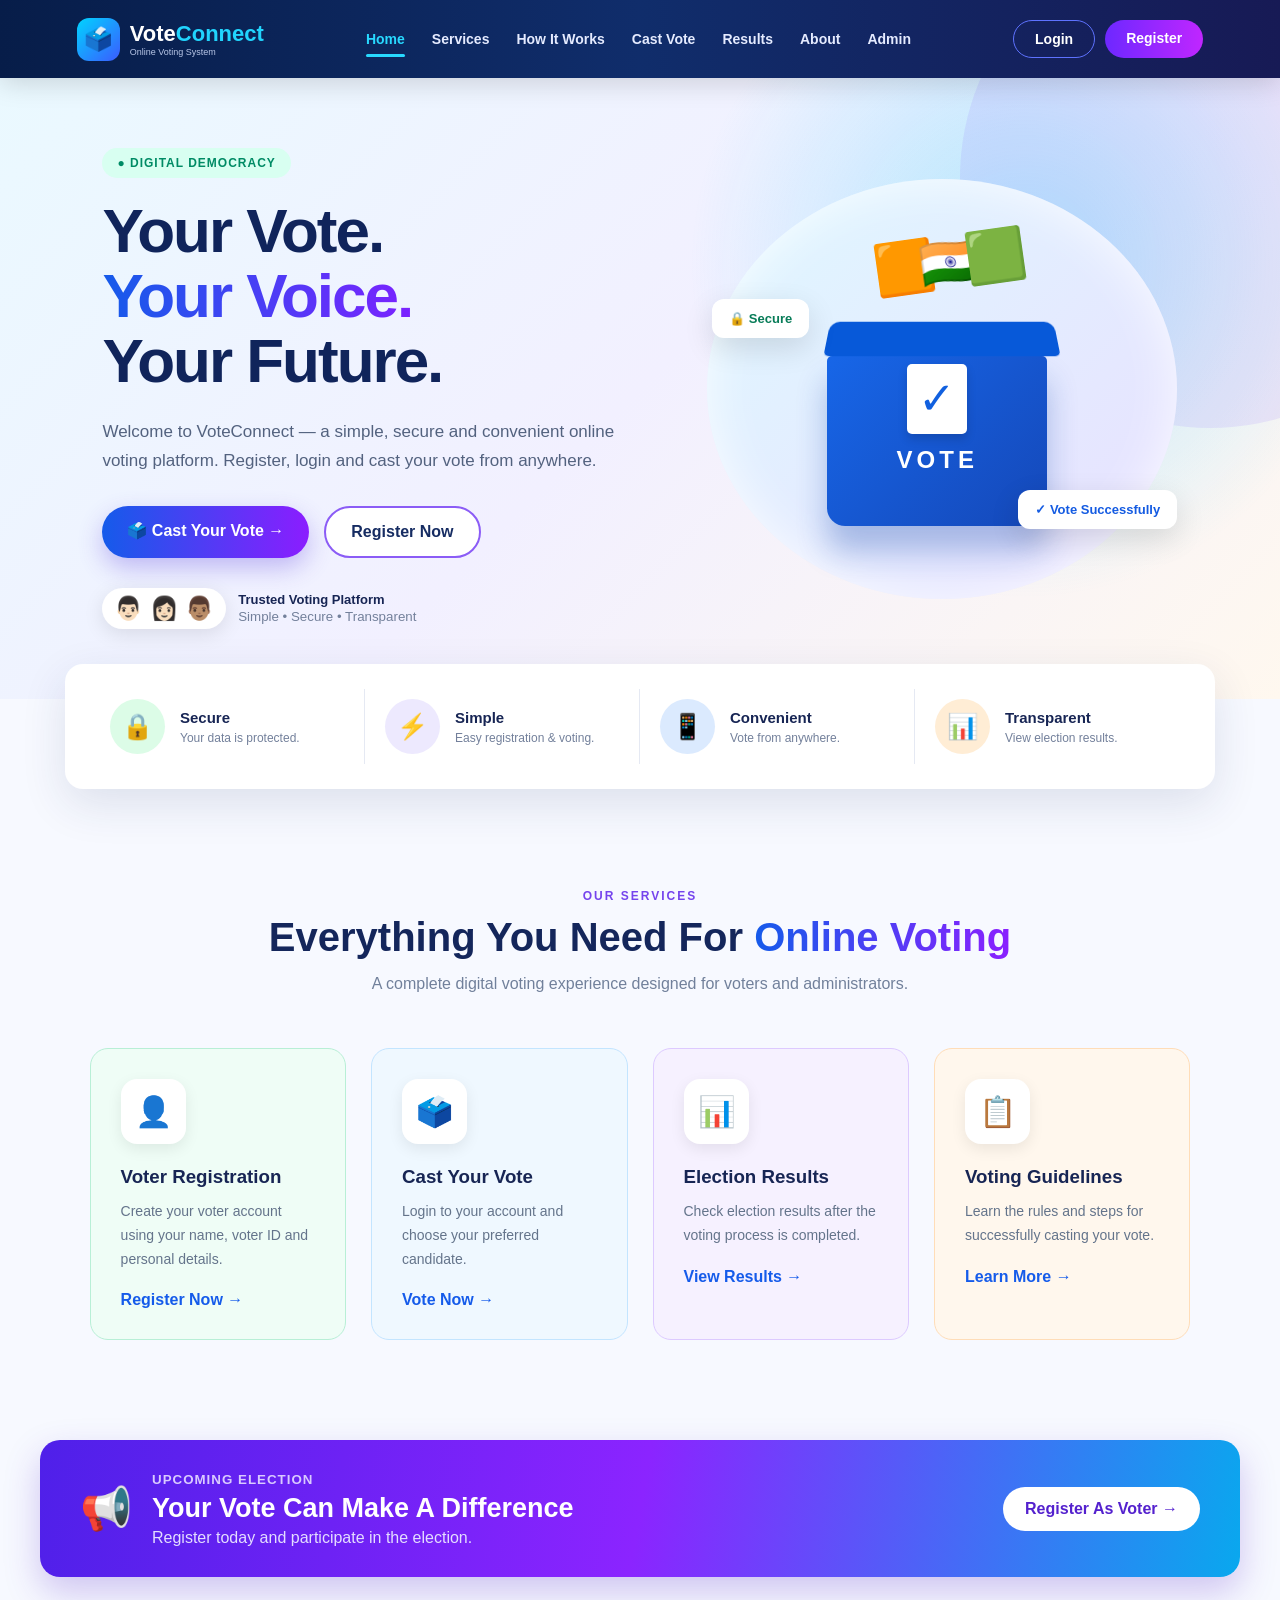
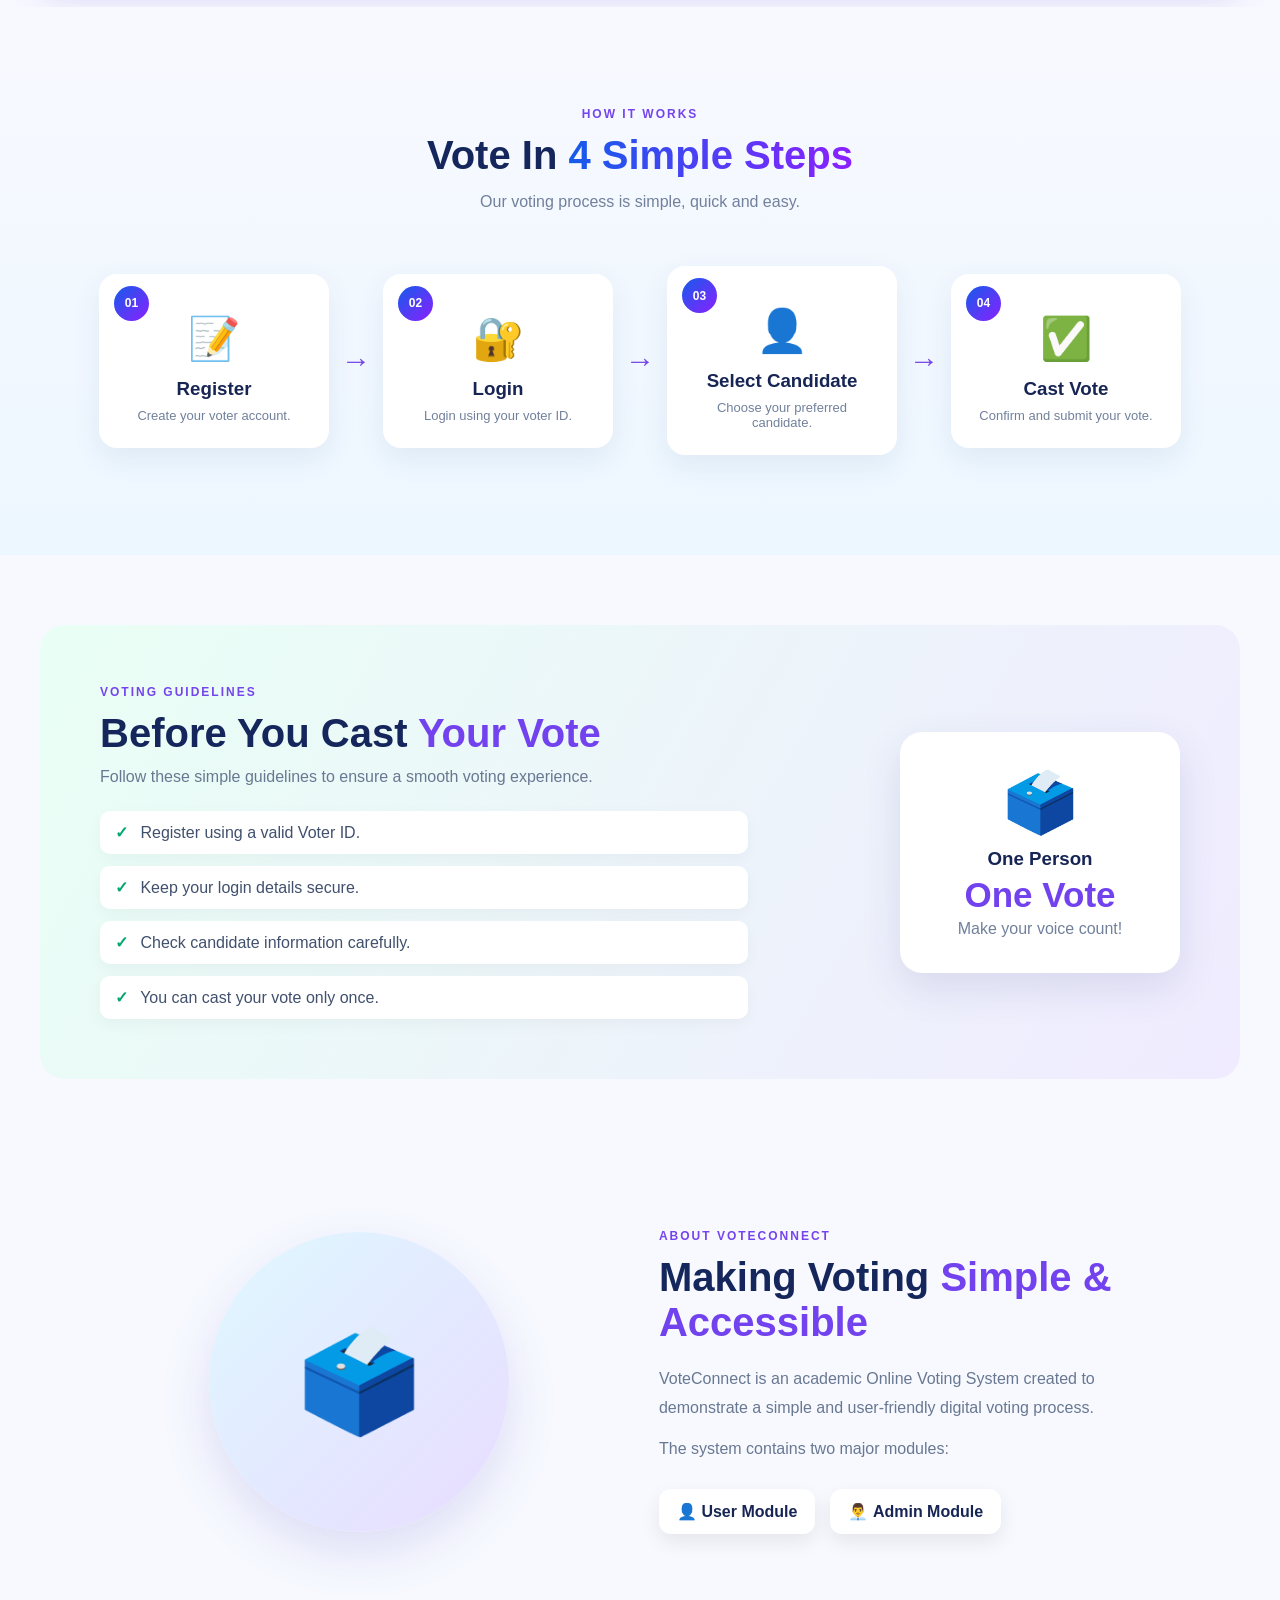
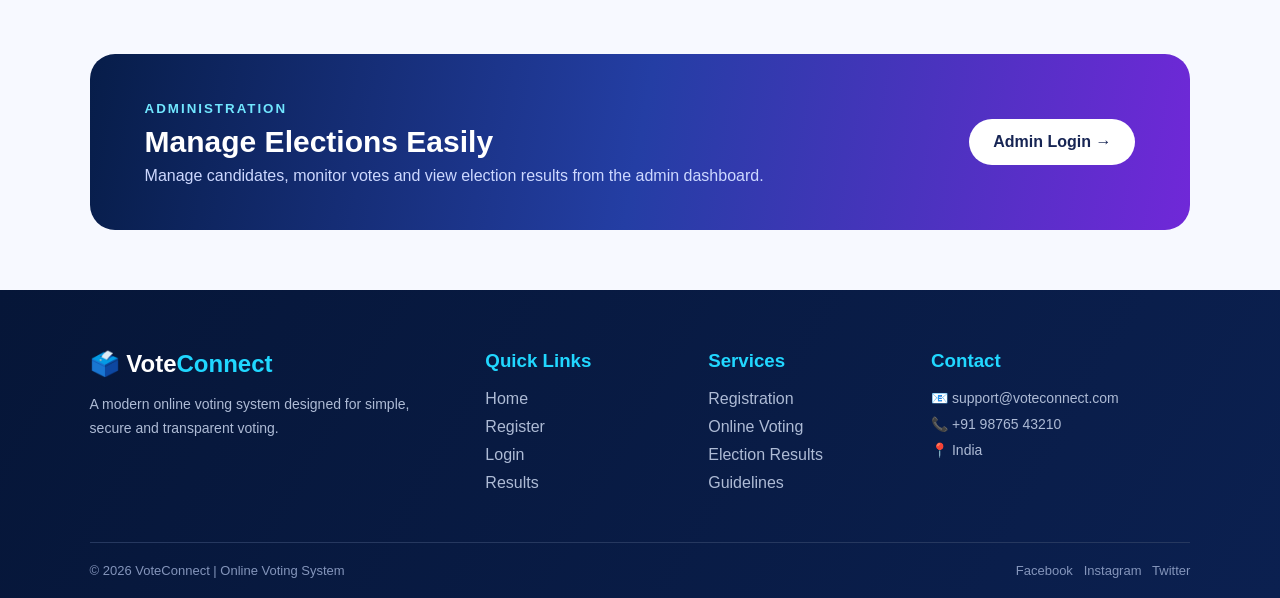
<file: index.html>
<!DOCTYPE html>
<html lang="en">
<head>
    <meta charset="UTF-8">
    <meta name="viewport" content="width=device-width, initial-scale=1.0">

    <title>VoteConnect | Online Voting System</title>

    <!-- CSS LINK -->
    <link rel="stylesheet" href="style.css">
</head>

<body>

<!-- ================= NAVIGATION ================= -->

<header class="navbar">

    <div class="logo">
        <div class="logo-box">🗳️</div>

        <div>
            <h2>Vote<span>Connect</span></h2>
            <small>Online Voting System</small>
        </div>
    </div>


    <nav>
        <a href="index.html" class="active">Home</a>
        <a href="#services">Services</a>
        <a href="#how">How It Works</a>
        <a href="vote.html">Cast Vote</a>
        <a href="results.html">Results</a>
        <a href="#about">About</a>
        <a href="admin-login.html">Admin</a>
    </nav>


    <div class="nav-buttons">

        <a href="login.html" class="login-btn">
            Login
        </a>

        <a href="signup.html" class="register-btn">
            Register
        </a>

    </div>

</header>


<!-- ================= HERO BANNER ================= -->

<section class="hero">

    <div class="hero-content">

        <div class="hero-left">

            <div class="tag">
                ● DIGITAL DEMOCRACY
            </div>

            <h1>
                Your Vote.
                <br>

                <span>Your Voice.</span>

                <br>

                Your Future.
            </h1>

            <p>
                Welcome to VoteConnect — a simple, secure and
                convenient online voting platform. Register,
                login and cast your vote from anywhere.
            </p>


            <div class="hero-buttons">

                <a href="login.html" class="primary-btn">
                    🗳️ Cast Your Vote →
                </a>

                <a href="signup.html" class="outline-btn">
                    Register Now
                </a>

            </div>


            <div class="hero-users">

                <div class="user-circles">
                    👨🏻 👩🏻 👨🏽
                </div>

                <div>
                    <strong>Trusted Voting Platform</strong>
                    <small>Simple • Secure • Transparent</small>
                </div>

            </div>

        </div>


        <!-- HERO RIGHT -->

        <div class="hero-right">

            <div class="hero-circle">

                <div class="flag-design">
                    🟧
                    <span>🇮🇳</span>
                    🟩
                </div>

                <div class="ballot-box">

                    <div class="ballot-top"></div>

                    <div class="ballot-body">

                        <div class="ballot-paper">
                            ✓
                        </div>

                        <h2>VOTE</h2>

                    </div>

                </div>

                <div class="floating-card card-one">
                    🔒 Secure
                </div>

                <div class="floating-card card-two">
                    ✓ Vote Successfully
                </div>

            </div>

        </div>

    </div>

</section>


<!-- ================= FEATURES ================= -->

<section class="features">

    <div class="feature-card">

        <div class="feature-icon green">
            🔒
        </div>

        <div>
            <h3>Secure</h3>
            <p>Your data is protected.</p>
        </div>

    </div>


    <div class="feature-card">

        <div class="feature-icon purple">
            ⚡
        </div>

        <div>
            <h3>Simple</h3>
            <p>Easy registration & voting.</p>
        </div>

    </div>


    <div class="feature-card">

        <div class="feature-icon blue">
            📱
        </div>

        <div>
            <h3>Convenient</h3>
            <p>Vote from anywhere.</p>
        </div>

    </div>


    <div class="feature-card">

        <div class="feature-icon orange">
            📊
        </div>

        <div>
            <h3>Transparent</h3>
            <p>View election results.</p>
        </div>

    </div>

</section>


<!-- ================= SERVICES ================= -->

<section id="services" class="section">

    <div class="section-heading">

        <div class="mini-title">
            OUR SERVICES
        </div>

        <h2>
            Everything You Need For
            <span>Online Voting</span>
        </h2>

        <p>
            A complete digital voting experience designed
            for voters and administrators.
        </p>

    </div>


    <div class="service-grid">


        <div class="service-card green-card">

            <div class="service-icon">
                👤
            </div>

            <h3>
                Voter Registration
            </h3>

            <p>
                Create your voter account using your
                name, voter ID and personal details.
            </p>

            <a href="signup.html">
                Register Now →
            </a>

        </div>


        <div class="service-card blue-card">

            <div class="service-icon">
                🗳️
            </div>

            <h3>
                Cast Your Vote
            </h3>

            <p>
                Login to your account and choose your
                preferred candidate.
            </p>

            <a href="login.html">
                Vote Now →
            </a>

        </div>


        <div class="service-card purple-card">

            <div class="service-icon">
                📊
            </div>

            <h3>
                Election Results
            </h3>

            <p>
                Check election results after the voting
                process is completed.
            </p>

            <a href="results.html">
                View Results →
            </a>

        </div>


        <div class="service-card orange-card">

            <div class="service-icon">
                📋
            </div>

            <h3>
                Voting Guidelines
            </h3>

            <p>
                Learn the rules and steps for successfully
                casting your vote.
            </p>

            <a href="#guidelines">
                Learn More →
            </a>

        </div>

    </div>

</section>


<!-- ================= ELECTION BANNER ================= -->

<section class="election-banner">

    <div class="banner-icon">
        📢
    </div>

    <div class="banner-text">

        <small>
            UPCOMING ELECTION
        </small>

        <h2>
            Your Vote Can Make A Difference
        </h2>

        <p>
            Register today and participate in the election.
        </p>

    </div>

    <a href="signup.html">
        Register As Voter →
    </a>

</section>


<!-- ================= HOW IT WORKS ================= -->

<section id="how" class="section how-section">

    <div class="section-heading">

        <div class="mini-title">
            HOW IT WORKS
        </div>

        <h2>
            Vote In <span>4 Simple Steps</span>
        </h2>

        <p>
            Our voting process is simple, quick and easy.
        </p>

    </div>


    <div class="steps">


        <div class="step">

            <div class="step-number">
                01
            </div>

            <div class="step-icon">
                📝
            </div>

            <h3>
                Register
            </h3>

            <p>
                Create your voter account.
            </p>

        </div>


        <div class="arrow">
            →
        </div>


        <div class="step">

            <div class="step-number">
                02
            </div>

            <div class="step-icon">
                🔐
            </div>

            <h3>
                Login
            </h3>

            <p>
                Login using your voter ID.
            </p>

        </div>


        <div class="arrow">
            →
        </div>


        <div class="step">

            <div class="step-number">
                03
            </div>

            <div class="step-icon">
                👤
            </div>

            <h3>
                Select Candidate
            </h3>

            <p>
                Choose your preferred candidate.
            </p>

        </div>


        <div class="arrow">
            →
        </div>


        <div class="step">

            <div class="step-number">
                04
            </div>

            <div class="step-icon">
                ✅
            </div>

            <h3>
                Cast Vote
            </h3>

            <p>
                Confirm and submit your vote.
            </p>

        </div>

    </div>

</section>


<!-- ================= GUIDELINES ================= -->

<section id="guidelines" class="guidelines">

    <div class="guideline-left">

        <div class="mini-title">
            VOTING GUIDELINES
        </div>

        <h2>
            Before You Cast
            <span>Your Vote</span>
        </h2>

        <p>
            Follow these simple guidelines to ensure
            a smooth voting experience.
        </p>


        <div class="guideline-list">

            <div>
                <span>✓</span>
                Register using a valid Voter ID.
            </div>

            <div>
                <span>✓</span>
                Keep your login details secure.
            </div>

            <div>
                <span>✓</span>
                Check candidate information carefully.
            </div>

            <div>
                <span>✓</span>
                You can cast your vote only once.
            </div>

        </div>

    </div>


    <div class="vote-message">

        <div class="big-icon">
            🗳️
        </div>

        <h3>
            One Person
        </h3>

        <h1>
            One Vote
        </h1>

        <p>
            Make your voice count!
        </p>

    </div>

</section>


<!-- ================= ABOUT ================= -->

<section id="about" class="about-section">

    <div class="about-image">

        <div class="about-circle">
            🗳️
        </div>

    </div>


    <div class="about-text">

        <div class="mini-title">
            ABOUT VOTECONNECT
        </div>

        <h2>
            Making Voting
            <span>Simple & Accessible</span>
        </h2>

        <p>
            VoteConnect is an academic Online Voting System
            created to demonstrate a simple and user-friendly
            digital voting process.
        </p>

        <p>
            The system contains two major modules:
        </p>


        <div class="modules">

            <div>
                👤
                <strong>User Module</strong>
            </div>

            <div>
                👨‍💼
                <strong>Admin Module</strong>
            </div>

        </div>

    </div>

</section>


<!-- ================= ADMIN BANNER ================= -->

<section class="admin-banner">

    <div>

        <small>
            ADMINISTRATION
        </small>

        <h2>
            Manage Elections Easily
        </h2>

        <p>
            Manage candidates, monitor votes and view
            election results from the admin dashboard.
        </p>

    </div>


    <a href="admin-login.html">
        Admin Login →
    </a>

</section>


<!-- ================= FOOTER ================= -->

<footer>

    <div class="footer-grid">


        <div class="footer-brand">

            <div class="footer-logo">
                🗳️ Vote<span>Connect</span>
            </div>

            <p>
                A modern online voting system designed
                for simple, secure and transparent voting.
            </p>

        </div>


        <div>

            <h3>
                Quick Links
            </h3>

            <a href="index.html">Home</a>
            <a href="signup.html">Register</a>
            <a href="login.html">Login</a>
            <a href="results.html">Results</a>

        </div>


        <div>

            <h3>
                Services
            </h3>

            <a href="#services">Registration</a>
            <a href="vote.html">Online Voting</a>
            <a href="results.html">Election Results</a>
            <a href="#guidelines">Guidelines</a>

        </div>


        <div>

            <h3>
                Contact
            </h3>

            <p>📧 support@voteconnect.com</p>
            <p>📞 +91 98765 43210</p>
            <p>📍 India</p>

        </div>

    </div>


    <div class="footer-bottom">

        <p>
            © 2026 VoteConnect | Online Voting System
        </p>

        <div>
            Facebook &nbsp; Instagram &nbsp; Twitter
        </div>

    </div>

</footer>


<!-- JAVASCRIPT LINK -->

<script src="script.js"></script>

</body>
</html>
</file>
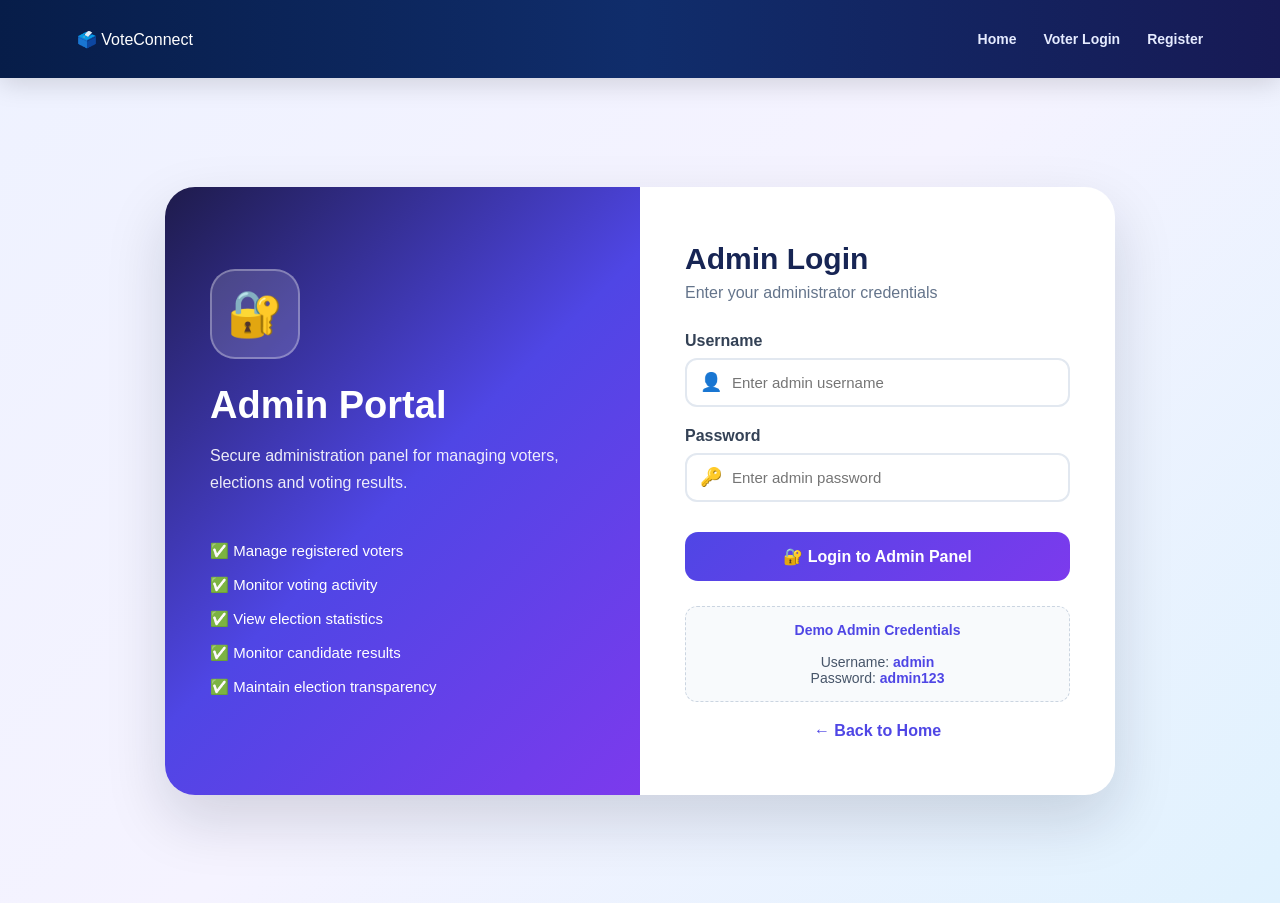
<file: admin-dashboard.html>
<!DOCTYPE html>
<html lang="en">

<head>

    <meta charset="UTF-8">

    <meta name="viewport"
          content="width=device-width, initial-scale=1.0">

    <title>Admin Dashboard | VoteConnect</title>

    <link rel="stylesheet" href="style.css">

    <style>

        body {
            background:
                linear-gradient(
                    135deg,
                    #eef7ff,
                    #f7f0ff,
                    #fff8ed
                );
        }

        .admin-page {
            min-height: 100vh;
            padding: 50px 6%;
        }


        /* ================= HEADER ================= */

        .admin-header {

            max-width: 1200px;
            margin: auto auto 30px;

            display: flex;
            justify-content: space-between;
            align-items: center;

            gap: 20px;
        }

        .admin-header h1 {
            color: #172554;
            margin-bottom: 8px;
        }

        .admin-header p {
            color: #64748b;
        }

        .admin-logout {

            border: none;

            padding: 12px 22px;

            border-radius: 25px;

            background: #fee2e2;

            color: #dc2626;

            font-weight: bold;

            cursor: pointer;
        }


        /* ================= WELCOME BANNER ================= */

        .admin-banner {

            max-width: 1200px;

            margin: auto auto 30px;

            padding: 35px;

            border-radius: 22px;

            color: white;

            background:
                linear-gradient(
                    100deg,
                    #111827,
                    #4338ca,
                    #7c3aed
                );

            box-shadow:
                0 15px 35px rgba(50,40,150,0.22);
        }

        .admin-banner h2 {
            margin-bottom: 8px;
        }

        .admin-banner p {
            color: #ddd6fe;
        }


        /* ================= STATISTICS ================= */

        .stats-grid {

            max-width: 1200px;

            margin: auto auto 30px;

            display: grid;

            grid-template-columns:
                repeat(4, 1fr);

            gap: 20px;
        }

        .stat-card {

            background: white;

            padding: 25px;

            border-radius: 18px;

            box-shadow:
                0 10px 30px rgba(30,50,100,0.08);
        }

        .stat-icon {
            font-size: 30px;
            margin-bottom: 12px;
        }

        .stat-card h3 {

            font-size: 28px;

            color: #172554;

            margin-bottom: 5px;
        }

        .stat-card p {
            color: #64748b;
        }


        /* ================= SECTION ================= */

        .admin-section {

            max-width: 1200px;

            margin: 30px auto;

            background: white;

            padding: 30px;

            border-radius: 20px;

            box-shadow:
                0 10px 30px rgba(30,50,100,0.08);
        }

        .admin-section h2 {

            color: #172554;

            margin-bottom: 20px;
        }


        /* ================= RESULT BAR ================= */

        .result-item {
            margin-bottom: 22px;
        }

        .result-top {

            display: flex;

            justify-content: space-between;

            margin-bottom: 7px;
        }

        .result-top strong {
            color: #334155;
        }

        .result-bar {

            width: 100%;

            height: 13px;

            background: #e5e7eb;

            border-radius: 20px;

            overflow: hidden;
        }

        .result-fill {

            height: 100%;

            background:
                linear-gradient(
                    90deg,
                    #2563eb,
                    #7c3aed
                );

            border-radius: 20px;

            transition: width 0.5s;
        }


        /* ================= TABLE ================= */

        .table-container {

            overflow-x: auto;
        }

        table {

            width: 100%;

            border-collapse: collapse;

            min-width: 850px;
        }

        th {

            background: #eef2ff;

            color: #3730a3;

            padding: 15px;

            text-align: left;

            font-size: 13px;
        }

        td {

            padding: 15px;

            border-bottom:
                1px solid #edf0f6;

            color: #475569;

            font-size: 14px;
        }

        tr:hover {
            background: #fafaff;
        }


        .voted-badge {

            display: inline-block;

            padding: 6px 12px;

            border-radius: 20px;

            background: #dcfce7;

            color: #15803d;

            font-size: 12px;

            font-weight: bold;
        }

        .not-voted-badge {

            display: inline-block;

            padding: 6px 12px;

            border-radius: 20px;

            background: #fef3c7;

            color: #92400e;

            font-size: 12px;

            font-weight: bold;
        }


        /* ================= EMPTY MESSAGE ================= */

        .empty-message {

            text-align: center;

            padding: 30px;

            color: #94a3b8;
        }


        /* ================= SECURITY ================= */

        .security {

            max-width: 1200px;

            margin: 30px auto;

            padding: 20px;

            background: white;

            border-left:
                5px solid #22c55e;

            border-radius: 12px;

            color: #64748b;
        }


        /* ================= RESPONSIVE ================= */

        @media(max-width:900px) {

            .stats-grid {

                grid-template-columns:
                    repeat(2, 1fr);
            }

        }


        @media(max-width:600px) {

            .admin-page {
                padding: 35px 5%;
            }

            .stats-grid {

                grid-template-columns: 1fr;
            }

            .admin-header {

                flex-direction: column;

                align-items: flex-start;
            }

        }

    </style>

</head>


<body>


<!-- ================= NAVBAR ================= -->

<header class="navbar">

    <div class="logo">

        <div class="logo-box">
            🗳️
        </div>

        <div>

            <h2>
                Vote<span>Connect</span>
            </h2>

            <small>
                Admin Panel
            </small>

        </div>

    </div>


    <nav>

        <a href="index.html">
            Home
        </a>

        <a href="admin-dashboard.html"
           class="active">
            Dashboard
        </a>

        <a href="results.html">
            Results
        </a>

    </nav>

</header>


<!-- ================= ADMIN PAGE ================= -->

<main class="admin-page">


    <!-- HEADER -->

    <div class="admin-header">

        <div>

            <h1>
                👨‍💼 Admin Dashboard
            </h1>

            <p>
                Monitor voters, votes and election activity.
            </p>

        </div>


        <button
            class="admin-logout"
            onclick="adminLogout()">

            🚪 Logout

        </button>

    </div>


    <!-- BANNER -->

    <div class="admin-banner">

        <h2>
            🗳️ General Election 2026
        </h2>

        <p>
            Real-time voting information is displayed
            below from the registered users.
        </p>

    </div>


    <!-- ================= STATISTICS ================= -->

    <div class="stats-grid">


        <div class="stat-card">

            <div class="stat-icon">
                👥
            </div>

            <h3 id="totalVoters">
                0
            </h3>

            <p>
                Registered Voters
            </p>

        </div>


        <div class="stat-card">

            <div class="stat-icon">
                🗳️
            </div>

            <h3 id="totalVotes">
                0
            </h3>

            <p>
                Votes Cast
            </p>

        </div>


        <div class="stat-card">

            <div class="stat-icon">
                📈
            </div>

            <h3 id="turnout">
                0%
            </h3>

            <p>
                Voter Turnout
            </p>

        </div>


        <div class="stat-card">

            <div class="stat-icon">
                🏆
            </div>

            <h3 id="leader">
                -
            </h3>

            <p>
                Leading Candidate
            </p>

        </div>

    </div>


    <!-- ================= CANDIDATE RESULTS ================= -->

    <section class="admin-section">

        <h2>
            📊 Candidate-wise Vote Count
        </h2>


        <div class="result-item">

            <div class="result-top">

                <strong>
                    Aarav Sharma
                </strong>

                <span id="candidate1Count">
                    0 votes
                </span>

            </div>

            <div class="result-bar">

                <div
                    id="candidate1Bar"
                    class="result-fill"
                    style="width:0%">
                </div>

            </div>

        </div>


        <div class="result-item">

            <div class="result-top">

                <strong>
                    Priya Reddy
                </strong>

                <span id="candidate2Count">
                    0 votes
                </span>

            </div>

            <div class="result-bar">

                <div
                    id="candidate2Bar"
                    class="result-fill"
                    style="width:0%">
                </div>

            </div>

        </div>


        <div class="result-item">

            <div class="result-top">

                <strong>
                    Rahul Kumar
                </strong>

                <span id="candidate3Count">
                    0 votes
                </span>

            </div>

            <div class="result-bar">

                <div
                    id="candidate3Bar"
                    class="result-fill"
                    style="width:0%">
                </div>

            </div>

        </div>


        <div class="result-item">

            <div class="result-top">

                <strong>
                    Sneha Patel
                </strong>

                <span id="candidate4Count">
                    0 votes
                </span>

            </div>

            <div class="result-bar">

                <div
                    id="candidate4Bar"
                    class="result-fill"
                    style="width:0%">
                </div>

            </div>

        </div>

    </section>


    <!-- ================= RECENT VOTES ================= -->

    <section class="admin-section">

        <h2>
            🗳️ Votes Cast by Users
        </h2>

        <p style="color:#64748b; margin-bottom:20px;">
            This table shows the votes submitted by registered users.
        </p>


        <div class="table-container">

            <table>

                <thead>

                    <tr>

                        <th>
                            #
                        </th>

                        <th>
                            Voter Name
                        </th>

                        <th>
                            Voter ID
                        </th>

                        <th>
                            Candidate
                        </th>

                        <th>
                            Date
                        </th>

                        <th>
                            Time
                        </th>

                        <th>
                            Status
                        </th>

                    </tr>

                </thead>


                <tbody id="voteTableBody">

                </tbody>

            </table>

        </div>

    </section>


    <!-- ================= REGISTERED VOTERS ================= -->

    <section class="admin-section">

        <h2>
            👥 Registered Voters
        </h2>


        <div class="table-container">

            <table>

                <thead>

                    <tr>

                        <th>
                            #
                        </th>

                        <th>
                            Name
                        </th>

                        <th>
                            Voter ID
                        </th>

                        <th>
                            Email
                        </th>

                        <th>
                            Status
                        </th>

                    </tr>

                </thead>


                <tbody id="voterTableBody">

                </tbody>

            </table>

        </div>

    </section>


    <!-- SECURITY -->

    <div class="security">

        🔒 <strong>Admin Security:</strong>

        This dashboard displays voting information
        stored by the VoteConnect frontend application.

    </div>


</main>


<script>

    /* ==================================================
       ADMIN LOGIN CHECK
    ================================================== */

    const adminLoggedIn =
        localStorage.getItem(
            "adminLoggedIn"
        );


    if (adminLoggedIn !== "true") {

        alert(
            "Please login as administrator first."
        );

        window.location.href =
            "admin-login.html";

    }


    /* ==================================================
       LOAD DATA
    ================================================== */

    function loadAdminDashboard() {


        /* ================= VOTERS ================= */

        const voters =
            JSON.parse(
                localStorage.getItem(
                    "voters"
                )
            ) || [];


        /* ================= VOTES ================= */

        const votes =
            JSON.parse(
                localStorage.getItem(
                    "votes"
                )
            ) || {

                candidate1: 0,
                candidate2: 0,
                candidate3: 0,
                candidate4: 0

            };


        /* ================= VOTE RECORDS ================= */

        const voteRecords =
            JSON.parse(
                localStorage.getItem(
                    "voteRecords"
                )
            ) || [];


        /* ================= TOTALS ================= */

        const totalVoters =
            voters.length;


        const totalVotes =
            voteRecords.length;


        document.getElementById(
            "totalVoters"
        ).textContent =
            totalVoters;


        document.getElementById(
            "totalVotes"
        ).textContent =
            totalVotes;


        /* ================= TURNOUT ================= */

        let turnout = 0;


        if (totalVoters > 0) {

            turnout =
                Math.round(
                    (
                        totalVotes /
                        totalVoters
                    ) * 100
                );

        }


        document.getElementById(
            "turnout"
        ).textContent =
            turnout + "%";


        /* ================= CANDIDATES ================= */

        const candidates = {

            candidate1:
                "Aarav Sharma",

            candidate2:
                "Priya Reddy",

            candidate3:
                "Rahul Kumar",

            candidate4:
                "Sneha Patel"

        };


        const candidateIds =
            Object.keys(candidates);


        let highestVotes = -1;

        let leadingCandidate = "-";


        candidateIds.forEach(
            function(id) {

                const count =
                    Number(
                        votes[id] || 0
                    );


                document.getElementById(
                    id + "Count"
                ).textContent =
                    count + " votes";


                let percentage = 0;


                if (totalVotes > 0) {

                    percentage =
                        (
                            count /
                            totalVotes
                        ) * 100;

                }


                document.getElementById(
                    id + "Bar"
                ).style.width =
                    percentage + "%";


                if (
                    count >
                    highestVotes
                ) {

                    highestVotes =
                        count;

                    leadingCandidate =
                        candidates[id];

                }

            }
        );


        document.getElementById(
            "leader"
        ).textContent =
            leadingCandidate;


        /* ==================================================
           VOTE RECORD TABLE
        ================================================== */

        const voteTable =
            document.getElementById(
                "voteTableBody"
            );


        voteTable.innerHTML = "";


        if (voteRecords.length === 0) {

            voteTable.innerHTML = `

                <tr>

                    <td
                        colspan="7"
                        class="empty-message">

                        🗳️ No votes have been cast yet.

                    </td>

                </tr>

            `;

        }
        else {

            voteRecords
                .slice()
                .reverse()
                .forEach(
                    function(record, index) {

                        const row =
                            document.createElement(
                                "tr"
                            );


                        row.innerHTML = `

                            <td>
                                ${index + 1}
                            </td>

                            <td>
                                <strong>
                                    ${record.voterName}
                                </strong>
                            </td>

                            <td>
                                ${record.voterId}
                            </td>

                            <td>
                                🗳️
                                ${record.candidateName}
                            </td>

                            <td>
                                ${record.date}
                            </td>

                            <td>
                                ${record.time}
                            </td>

                            <td>

                                <span
                                    class="voted-badge">

                                    ✓ VOTED

                                </span>

                            </td>

                        `;


                        voteTable.appendChild(
                            row
                        );

                    }
                );

        }


        /* ==================================================
           REGISTERED VOTERS TABLE
        ================================================== */

        const voterTable =
            document.getElementById(
                "voterTableBody"
            );


        voterTable.innerHTML = "";


        if (voters.length === 0) {

            voterTable.innerHTML = `

                <tr>

                    <td
                        colspan="5"
                        class="empty-message">

                        👥 No registered voters found.

                    </td>

                </tr>

            `;

        }
        else {

            voters.forEach(
                function(voter, index) {

                    const row =
                        document.createElement(
                            "tr"
                        );


                    const status =
                        voter.hasVoted
                            ? `
                                <span
                                    class="voted-badge">

                                    ✓ VOTED

                                </span>
                              `
                            : `
                                <span
                                    class="not-voted-badge">

                                    NOT VOTED

                                </span>
                              `;


                    row.innerHTML = `

                        <td>
                            ${index + 1}
                        </td>

                        <td>
                            <strong>
                                ${voter.name}
                            </strong>
                        </td>

                        <td>
                            ${voter.voterId}
                        </td>

                        <td>
                            ${voter.email}
                        </td>

                        <td>
                            ${status}
                        </td>

                    `;


                    voterTable.appendChild(
                        row
                    );

                }
            );

        }

    }


    /* ==================================================
       ADMIN LOGOUT
    ================================================== */

    function adminLogout() {

        const confirmLogout =
            confirm(
                "Are you sure you want to logout?"
            );


        if (confirmLogout) {

            localStorage.removeItem(
                "adminLoggedIn"
            );

            window.location.href =
                "index.html";

        }

    }


    /* ==================================================
       LOAD DASHBOARD
    ================================================== */

    loadAdminDashboard();

</script>


</body>

</html>
</file>
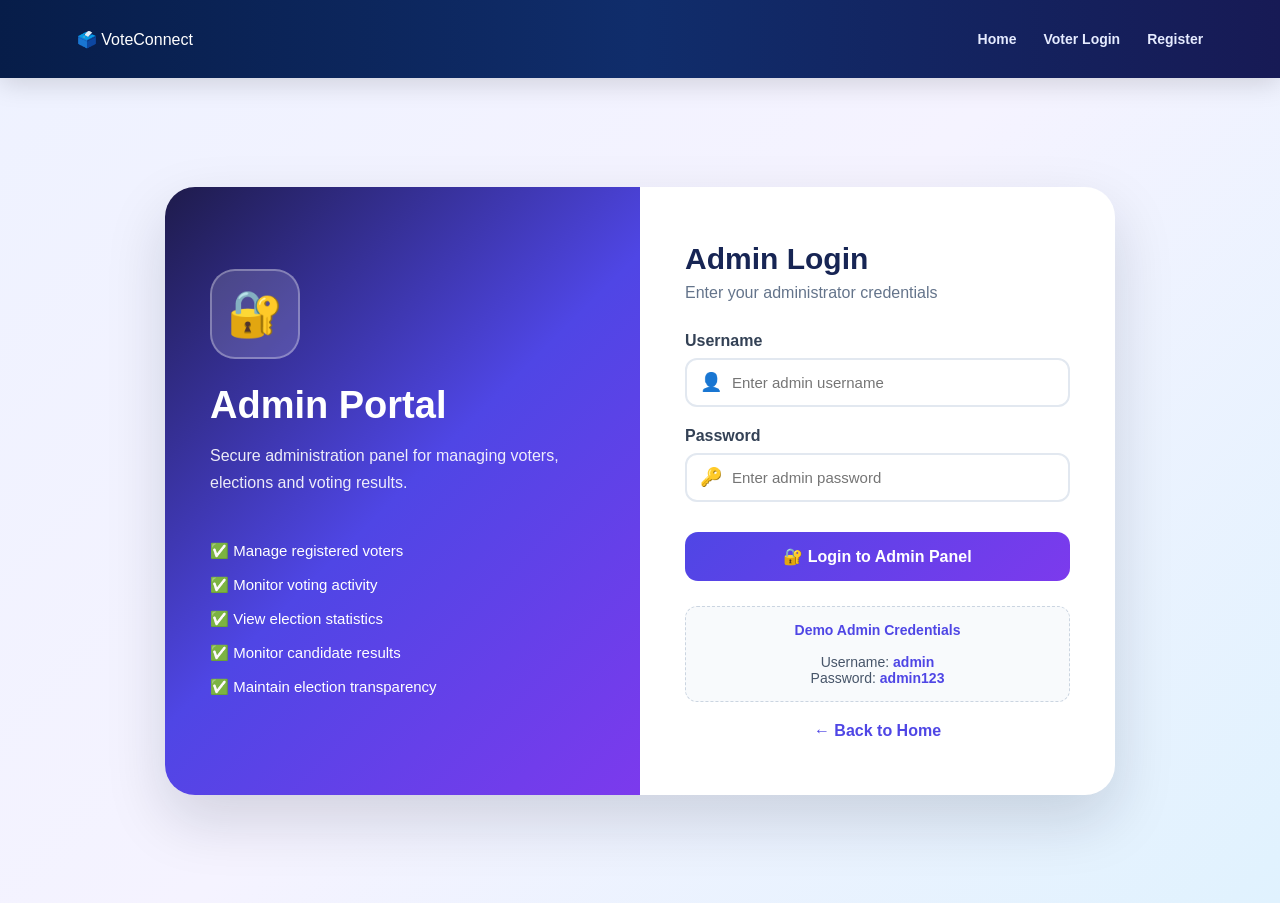
<file: admin-login.html>
<!DOCTYPE html>
<html lang="en">

<head>
    <meta charset="UTF-8">
    <meta name="viewport" content="width=device-width, initial-scale=1.0">

    <title>Admin Login | VoteConnect</title>

    <link rel="stylesheet" href="style.css">

    <style>

        body {
            min-height: 100vh;
            background:
                linear-gradient(
                    135deg,
                    #eef2ff,
                    #f5f3ff,
                    #e0f2fe
                );
        }

        .admin-login-page {
            min-height: calc(100vh - 75px);
            display: flex;
            align-items: center;
            justify-content: center;
            padding: 50px 20px;
        }

        .admin-container {
            width: 950px;
            max-width: 100%;
            display: grid;
            grid-template-columns: 1fr 1fr;
            background: white;
            border-radius: 30px;
            overflow: hidden;
            box-shadow:
                0 25px 60px rgba(15, 23, 42, 0.15);
        }

        /* LEFT SIDE */

        .admin-left {
            padding: 55px 45px;
            color: white;

            background:
                linear-gradient(
                    135deg,
                    #1e1b4b,
                    #4f46e5,
                    #7c3aed
                );

            display: flex;
            flex-direction: column;
            justify-content: center;
        }

        .admin-icon {
            width: 90px;
            height: 90px;
            background: rgba(255,255,255,0.15);
            border: 2px solid rgba(255,255,255,0.3);
            border-radius: 25px;

            display: flex;
            align-items: center;
            justify-content: center;

            font-size: 45px;
            margin-bottom: 25px;
        }

        .admin-left h1 {
            font-size: 38px;
            margin-bottom: 15px;
        }

        .admin-left p {
            line-height: 1.7;
            opacity: 0.9;
            margin-bottom: 30px;
        }

        .admin-features {
            list-style: none;
        }

        .admin-features li {
            margin: 16px 0;
            font-size: 15px;
        }

        /* RIGHT SIDE */

        .admin-right {
            padding: 55px 45px;
            display: flex;
            flex-direction: column;
            justify-content: center;
        }

        .login-title {
            color: #172554;
            font-size: 30px;
            margin-bottom: 8px;
        }

        .login-subtitle {
            color: #64748b;
            margin-bottom: 30px;
        }

        .form-group {
            margin-bottom: 20px;
        }

        .form-group label {
            display: block;
            color: #334155;
            font-weight: 700;
            margin-bottom: 8px;
        }

        .input-box {
            position: relative;
        }

        .input-box span {
            position: absolute;
            left: 15px;
            top: 50%;
            transform: translateY(-50%);
            font-size: 18px;
        }

        .input-box input {
            width: 100%;
            box-sizing: border-box;

            padding: 14px 15px 14px 45px;

            border: 2px solid #e2e8f0;
            border-radius: 12px;

            font-size: 15px;
            outline: none;

            transition: 0.3s;
        }

        .input-box input:focus {
            border-color: #6366f1;
            box-shadow:
                0 0 0 4px rgba(99,102,241,0.1);
        }

        .login-btn {
            width: 100%;
            border: none;

            padding: 15px;

            border-radius: 13px;

            background:
                linear-gradient(
                    135deg,
                    #4f46e5,
                    #7c3aed
                );

            color: white;
            font-size: 16px;
            font-weight: 800;

            cursor: pointer;

            margin-top: 10px;

            transition: 0.3s;
        }

        .login-btn:hover {
            transform: translateY(-2px);

            box-shadow:
                0 12px 25px rgba(79,70,229,0.3);
        }

        .error-message {
            display: none;

            background: #fee2e2;
            color: #b91c1c;

            padding: 12px;
            border-radius: 10px;

            text-align: center;

            margin-bottom: 15px;

            font-size: 14px;
            font-weight: 600;
        }

        .demo-login {
            margin-top: 25px;
            padding: 15px;

            background: #f8fafc;

            border: 1px dashed #cbd5e1;
            border-radius: 12px;

            color: #475569;

            font-size: 14px;
            text-align: center;
        }

        .demo-login strong {
            color: #4f46e5;
        }

        .back-home {
            display: block;
            text-align: center;

            margin-top: 20px;

            color: #4f46e5;
            text-decoration: none;

            font-weight: 700;
        }

        .back-home:hover {
            text-decoration: underline;
        }

        /* RESPONSIVE */

        @media (max-width: 800px) {

            .admin-container {
                grid-template-columns: 1fr;
            }

            .admin-left {
                padding: 40px 30px;
                text-align: center;
                align-items: center;
            }

            .admin-left h1 {
                font-size: 30px;
            }

            .admin-right {
                padding: 40px 30px;
            }
        }

        @media (max-width: 500px) {

            .admin-login-page {
                padding: 25px 15px;
            }

            .admin-left {
                padding: 35px 25px;
            }

            .admin-right {
                padding: 35px 25px;
            }

            .admin-icon {
                width: 70px;
                height: 70px;
                font-size: 35px;
            }
        }

    </style>

</head>


<body>


    <!-- =========================
         NAVIGATION
    ========================== -->

    <header class="navbar">

        <div class="logo">
            🗳️ VoteConnect
        </div>

        <nav>

            <a href="index.html">
                Home
            </a>

            <a href="login.html">
                Voter Login
            </a>

            <a href="signup.html">
                Register
            </a>

        </nav>

    </header>


    <!-- =========================
         ADMIN LOGIN
    ========================== -->

    <main class="admin-login-page">

        <div class="admin-container">


            <!-- LEFT -->

            <section class="admin-left">

                <div class="admin-icon">
                    🔐
                </div>

                <h1>
                    Admin Portal
                </h1>

                <p>
                    Secure administration panel for managing
                    voters, elections and voting results.
                </p>

                <ul class="admin-features">

                    <li>
                        ✅ Manage registered voters
                    </li>

                    <li>
                        ✅ Monitor voting activity
                    </li>

                    <li>
                        ✅ View election statistics
                    </li>

                    <li>
                        ✅ Monitor candidate results
                    </li>

                    <li>
                        ✅ Maintain election transparency
                    </li>

                </ul>

            </section>


            <!-- RIGHT -->

            <section class="admin-right">

                <h2 class="login-title">
                    Admin Login
                </h2>

                <p class="login-subtitle">
                    Enter your administrator credentials
                </p>


                <!-- ERROR -->

                <div
                    id="errorMessage"
                    class="error-message">

                    Invalid username or password.

                </div>


                <!-- FORM -->

                <form id="adminLoginForm">


                    <!-- USERNAME -->

                    <div class="form-group">

                        <label>
                            Username
                        </label>

                        <div class="input-box">

                            <span>
                                👤
                            </span>

                            <input
                                type="text"
                                id="adminUsername"
                                placeholder="Enter admin username"
                                required
                            >

                        </div>

                    </div>


                    <!-- PASSWORD -->

                    <div class="form-group">

                        <label>
                            Password
                        </label>

                        <div class="input-box">

                            <span>
                                🔑
                            </span>

                            <input
                                type="password"
                                id="adminPassword"
                                placeholder="Enter admin password"
                                required
                            >

                        </div>

                    </div>


                    <!-- BUTTON -->

                    <button
                        type="submit"
                        class="login-btn">

                        🔐 Login to Admin Panel

                    </button>

                </form>


                <!-- DEMO CREDENTIALS -->

                <div class="demo-login">

                    <strong>Demo Admin Credentials</strong>

                    <br><br>

                    Username:
                    <strong>admin</strong>

                    <br>

                    Password:
                    <strong>admin123</strong>

                </div>


                <a
                    href="index.html"
                    class="back-home">

                    ← Back to Home

                </a>

            </section>

        </div>

    </main>


    <!-- =========================
         JAVASCRIPT
    ========================== -->

    <script>

        const adminForm =
            document.getElementById(
                "adminLoginForm"
            );


        adminForm.addEventListener(
            "submit",
            function(event) {

                event.preventDefault();


                const username =
                    document.getElementById(
                        "adminUsername"
                    ).value.trim();


                const password =
                    document.getElementById(
                        "adminPassword"
                    ).value;


                const errorMessage =
                    document.getElementById(
                        "errorMessage"
                    );


                /* DEMO ADMIN LOGIN */

                if (
                    username === "admin" &&
                    password === "admin123"
                ) {

                    /* Save admin session */

                    localStorage.setItem(
                        "adminLoggedIn",
                        "true"
                    );


                    /* Redirect */

                    window.location.href =
                        "admin-dashboard.html";

                }

                else {

                    errorMessage.style.display =
                        "block";

                    errorMessage.textContent =
                        "❌ Invalid username or password.";

                }

            }
        );

    </script>

</body>

</html>
</file>
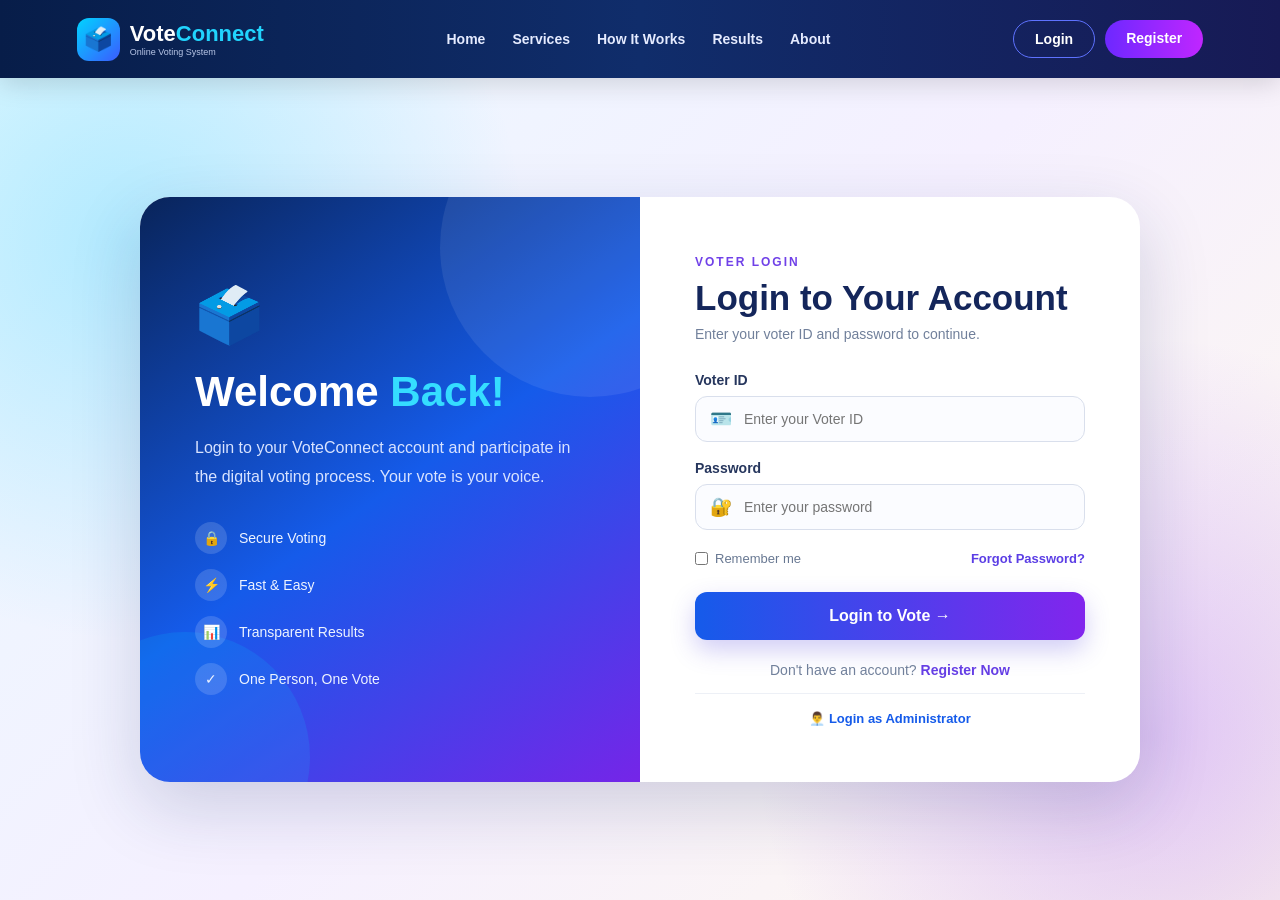
<file: login.html>
<!DOCTYPE html>
<html lang="en">

<head>

    <meta charset="UTF-8">

    <meta name="viewport"
          content="width=device-width, initial-scale=1.0">

    <title>Login | VoteConnect</title>

    <!-- Main CSS -->
    <link rel="stylesheet" href="style.css">

    <style>

        /* ================= LOGIN PAGE ================= */

        .login-page {
            min-height: calc(100vh - 78px);

            display: flex;

            align-items: center;

            justify-content: center;

            padding: 60px 5%;

            background:
                radial-gradient(
                    circle at 10% 20%,
                    rgba(0, 195, 255, 0.25),
                    transparent 30%
                ),
                radial-gradient(
                    circle at 90% 80%,
                    rgba(135, 50, 255, 0.25),
                    transparent 30%
                ),
                linear-gradient(
                    135deg,
                    #eaf9ff,
                    #f5f0ff,
                    #fff8ed
                );
        }


        .login-container {

            width: 100%;

            max-width: 1000px;

            min-height: 570px;

            display: grid;

            grid-template-columns: 1fr 1fr;

            background: white;

            border-radius: 30px;

            overflow: hidden;

            box-shadow:
                0 25px 70px rgba(30, 45, 100, 0.18);
        }


        /* ================= LEFT SIDE ================= */

        .login-left {

            padding: 55px;

            color: white;

            display: flex;

            flex-direction: column;

            justify-content: center;

            background:
                linear-gradient(
                    145deg,
                    #09245a,
                    #155bea,
                    #7525e8
                );

            position: relative;

            overflow: hidden;
        }


        .login-left::before {

            content: "";

            position: absolute;

            width: 300px;
            height: 300px;

            border-radius: 50%;

            background: rgba(255,255,255,0.08);

            top: -100px;
            right: -100px;
        }


        .login-left::after {

            content: "";

            position: absolute;

            width: 250px;
            height: 250px;

            border-radius: 50%;

            background: rgba(0,220,255,0.12);

            bottom: -100px;
            left: -80px;
        }


        .login-logo {

            font-size: 55px;

            margin-bottom: 20px;

            position: relative;

            z-index: 2;
        }


        .login-left h1 {

            font-size: 42px;

            margin-bottom: 18px;

            position: relative;

            z-index: 2;
        }


        .login-left h1 span {

            color: #35ddff;
        }


        .login-left > p {

            color: #d8e3ff;

            line-height: 1.8;

            font-size: 16px;

            max-width: 400px;

            position: relative;

            z-index: 2;
        }


        .login-benefits {

            margin-top: 30px;

            display: grid;

            gap: 15px;

            position: relative;

            z-index: 2;
        }


        .login-benefit {

            display: flex;

            align-items: center;

            gap: 12px;

            color: #edf3ff;

            font-size: 14px;
        }


        .login-benefit span {

            width: 32px;
            height: 32px;

            display: flex;

            align-items: center;

            justify-content: center;

            background: rgba(255,255,255,0.15);

            border-radius: 50%;
        }


        /* ================= RIGHT SIDE ================= */

        .login-right {

            padding: 55px;

            display: flex;

            flex-direction: column;

            justify-content: center;
        }


        .login-heading {

            margin-bottom: 30px;
        }


        .login-heading small {

            color: #7041e8;

            font-weight: bold;

            letter-spacing: 2px;

            font-size: 12px;
        }


        .login-heading h2 {

            color: #14265b;

            font-size: 35px;

            margin: 8px 0;
        }


        .login-heading p {

            color: #71809b;

            font-size: 14px;
        }


        /* ================= FORM ================= */

        .login-form {

            display: grid;

            gap: 18px;
        }


        .form-group {

            display: grid;

            gap: 8px;
        }


        .form-group label {

            color: #26365d;

            font-size: 14px;

            font-weight: 600;
        }


        .input-box {

            position: relative;
        }


        .input-box span {

            position: absolute;

            left: 15px;

            top: 50%;

            transform: translateY(-50%);

            font-size: 18px;
        }


        .input-box input {

            width: 100%;

            padding: 14px 15px 14px 48px;

            border: 1px solid #d9dfec;

            border-radius: 12px;

            outline: none;

            font-size: 14px;

            transition: 0.3s;

            background: #fbfcff;
        }


        .input-box input:focus {

            border-color: #5c43e8;

            background: white;

            box-shadow:
                0 0 0 4px rgba(92,67,232,0.08);
        }


        /* ================= LOGIN OPTIONS ================= */

        .login-options {

            display: flex;

            justify-content: space-between;

            align-items: center;

            margin: 3px 0 8px;
        }


        .remember {

            display: flex;

            align-items: center;

            gap: 7px;

            color: #687892;

            font-size: 13px;
        }


        .forgot {

            color: #5b3ee5;

            text-decoration: none;

            font-size: 13px;

            font-weight: 600;
        }


        /* ================= LOGIN BUTTON ================= */

        .login-submit {

            border: none;

            width: 100%;

            padding: 15px;

            border-radius: 12px;

            background:
                linear-gradient(
                    90deg,
                    #155bea,
                    #8225ed
                );

            color: white;

            font-size: 16px;

            font-weight: bold;

            cursor: pointer;

            transition: 0.3s;

            box-shadow:
                0 10px 25px rgba(70,55,220,0.25);
        }


        .login-submit:hover {

            transform: translateY(-3px);

            box-shadow:
                0 15px 30px rgba(70,55,220,0.35);
        }


        /* ================= MESSAGE ================= */

        #loginMessage {

            display: none;

            padding: 12px;

            border-radius: 10px;

            text-align: center;

            font-size: 13px;

            margin-top: 5px;
        }


        /* ================= REGISTER ================= */

        .register-text {

            text-align: center;

            margin-top: 22px;

            color: #71809b;

            font-size: 14px;
        }


        .register-text a {

            color: #653ee5;

            text-decoration: none;

            font-weight: bold;
        }


        .admin-login-link {

            text-align: center;

            margin-top: 15px;

            padding-top: 15px;

            border-top: 1px solid #edf0f6;

        }


        .admin-login-link a {

            text-decoration: none;

            color: #155bea;

            font-size: 13px;

            font-weight: 600;
        }


        /* ================= RESPONSIVE ================= */

        @media(max-width:750px) {

            .login-container {

                grid-template-columns: 1fr;
            }

            .login-left {

                padding: 40px;

                text-align: center;
            }

            .login-left > p {

                margin: auto;
            }

            .login-benefits {

                text-align: left;
            }

            .login-right {

                padding: 40px 30px;
            }

        }


        @media(max-width:450px) {

            .login-page {

                padding: 25px 15px;
            }

            .login-left {

                padding: 35px 25px;
            }

            .login-left h1 {

                font-size: 32px;
            }

            .login-right {

                padding: 35px 22px;
            }

            .login-options {

                flex-direction: column;

                gap: 10px;

                align-items: flex-start;
            }

        }

    </style>

</head>


<body>


<!-- ================= NAVIGATION ================= -->

<header class="navbar">

    <div class="logo">

        <div class="logo-box">
            🗳️
        </div>

        <div>

            <h2>
                Vote<span>Connect</span>
            </h2>

            <small>
                Online Voting System
            </small>

        </div>

    </div>


    <nav>

        <a href="index.html">
            Home
        </a>

        <a href="index.html#services">
            Services
        </a>

        <a href="index.html#how">
            How It Works
        </a>

        <a href="results.html">
            Results
        </a>

        <a href="index.html#about">
            About
        </a>

    </nav>


    <div class="nav-buttons">

        <a href="login.html"
           class="login-btn">
            Login
        </a>

        <a href="signup.html"
           class="register-btn">
            Register
        </a>

    </div>

</header>


<!-- ================= LOGIN PAGE ================= -->

<section class="login-page">


    <div class="login-container">


        <!-- LEFT -->

        <div class="login-left">

            <div class="login-logo">
                🗳️
            </div>

            <h1>
                Welcome <span>Back!</span>
            </h1>

            <p>
                Login to your VoteConnect account and
                participate in the digital voting process.
                Your vote is your voice.
            </p>


            <div class="login-benefits">

                <div class="login-benefit">

                    <span>🔒</span>

                    Secure Voting

                </div>


                <div class="login-benefit">

                    <span>⚡</span>

                    Fast & Easy

                </div>


                <div class="login-benefit">

                    <span>📊</span>

                    Transparent Results

                </div>


                <div class="login-benefit">

                    <span>✓</span>

                    One Person, One Vote

                </div>

            </div>

        </div>


        <!-- RIGHT -->

        <div class="login-right">


            <div class="login-heading">

                <small>
                    VOTER LOGIN
                </small>

                <h2>
                    Login to Your Account
                </h2>

                <p>
                    Enter your voter ID and password to continue.
                </p>

            </div>


            <form id="loginForm"
                  class="login-form">


                <!-- VOTER ID -->

                <div class="form-group">

                    <label for="voterId">
                        Voter ID
                    </label>

                    <div class="input-box">

                        <span>🪪</span>

                        <input
                            type="text"
                            id="voterId"
                            placeholder="Enter your Voter ID"
                            required
                        >

                    </div>

                </div>


                <!-- PASSWORD -->

                <div class="form-group">

                    <label for="password">
                        Password
                    </label>

                    <div class="input-box">

                        <span>🔐</span>

                        <input
                            type="password"
                            id="password"
                            placeholder="Enter your password"
                            required
                        >

                    </div>

                </div>


                <!-- OPTIONS -->

                <div class="login-options">

                    <label class="remember">

                        <input
                            type="checkbox"
                            id="remember"
                        >

                        Remember me

                    </label>


                    <a href="#"
                       class="forgot"
                       onclick="showForgotMessage()">

                        Forgot Password?

                    </a>

                </div>


                <!-- MESSAGE -->

                <div id="loginMessage"></div>


                <!-- BUTTON -->

                <button
                    type="submit"
                    class="login-submit">

                    Login to Vote →

                </button>

            </form>


            <!-- REGISTER -->

            <div class="register-text">

                Don't have an account?

                <a href="signup.html">
                    Register Now
                </a>

            </div>


            <!-- ADMIN -->

            <div class="admin-login-link">

                <a href="admin-login.html">
                    👨‍💼 Login as Administrator
                </a>

            </div>


        </div>

    </div>

</section>


<!-- ================= JAVASCRIPT ================= -->

<script>

const loginForm =
    document.getElementById("loginForm");

const loginMessage =
    document.getElementById("loginMessage");


loginForm.addEventListener("submit", function(event) {

    event.preventDefault();


    const voterId =
        document.getElementById("voterId")
        .value
        .trim();

    const password =
        document.getElementById("password")
        .value;


    // Get registered users
    const users =
        JSON.parse(
            localStorage.getItem("voters")
        ) || [];


    // Find user
    const user =
        users.find(function(item) {

            return (
                item.voterId.toLowerCase() ===
                voterId.toLowerCase()
                &&
                item.password === password
            );

        });


    if (!user) {

        loginMessage.style.display = "block";

        loginMessage.style.background = "#ffe5e5";

        loginMessage.style.color = "#d11a2a";

        loginMessage.innerHTML =
            "❌ Invalid Voter ID or Password.";

        return;
    }


    // Save current user
    localStorage.setItem(
        "currentUser",
        JSON.stringify(user)
    );


    loginMessage.style.display = "block";

    loginMessage.style.background = "#dcfce7";

    loginMessage.style.color = "#087443";

    loginMessage.innerHTML =
        "✅ Login successful! Redirecting...";


    setTimeout(function() {

        window.location.href =
            "user-dashboard.html";

    }, 1000);

});


function showForgotMessage() {

    alert(
        "Please contact the administrator to reset your password."
    );

}

</script>


</body>
</html>
</file>
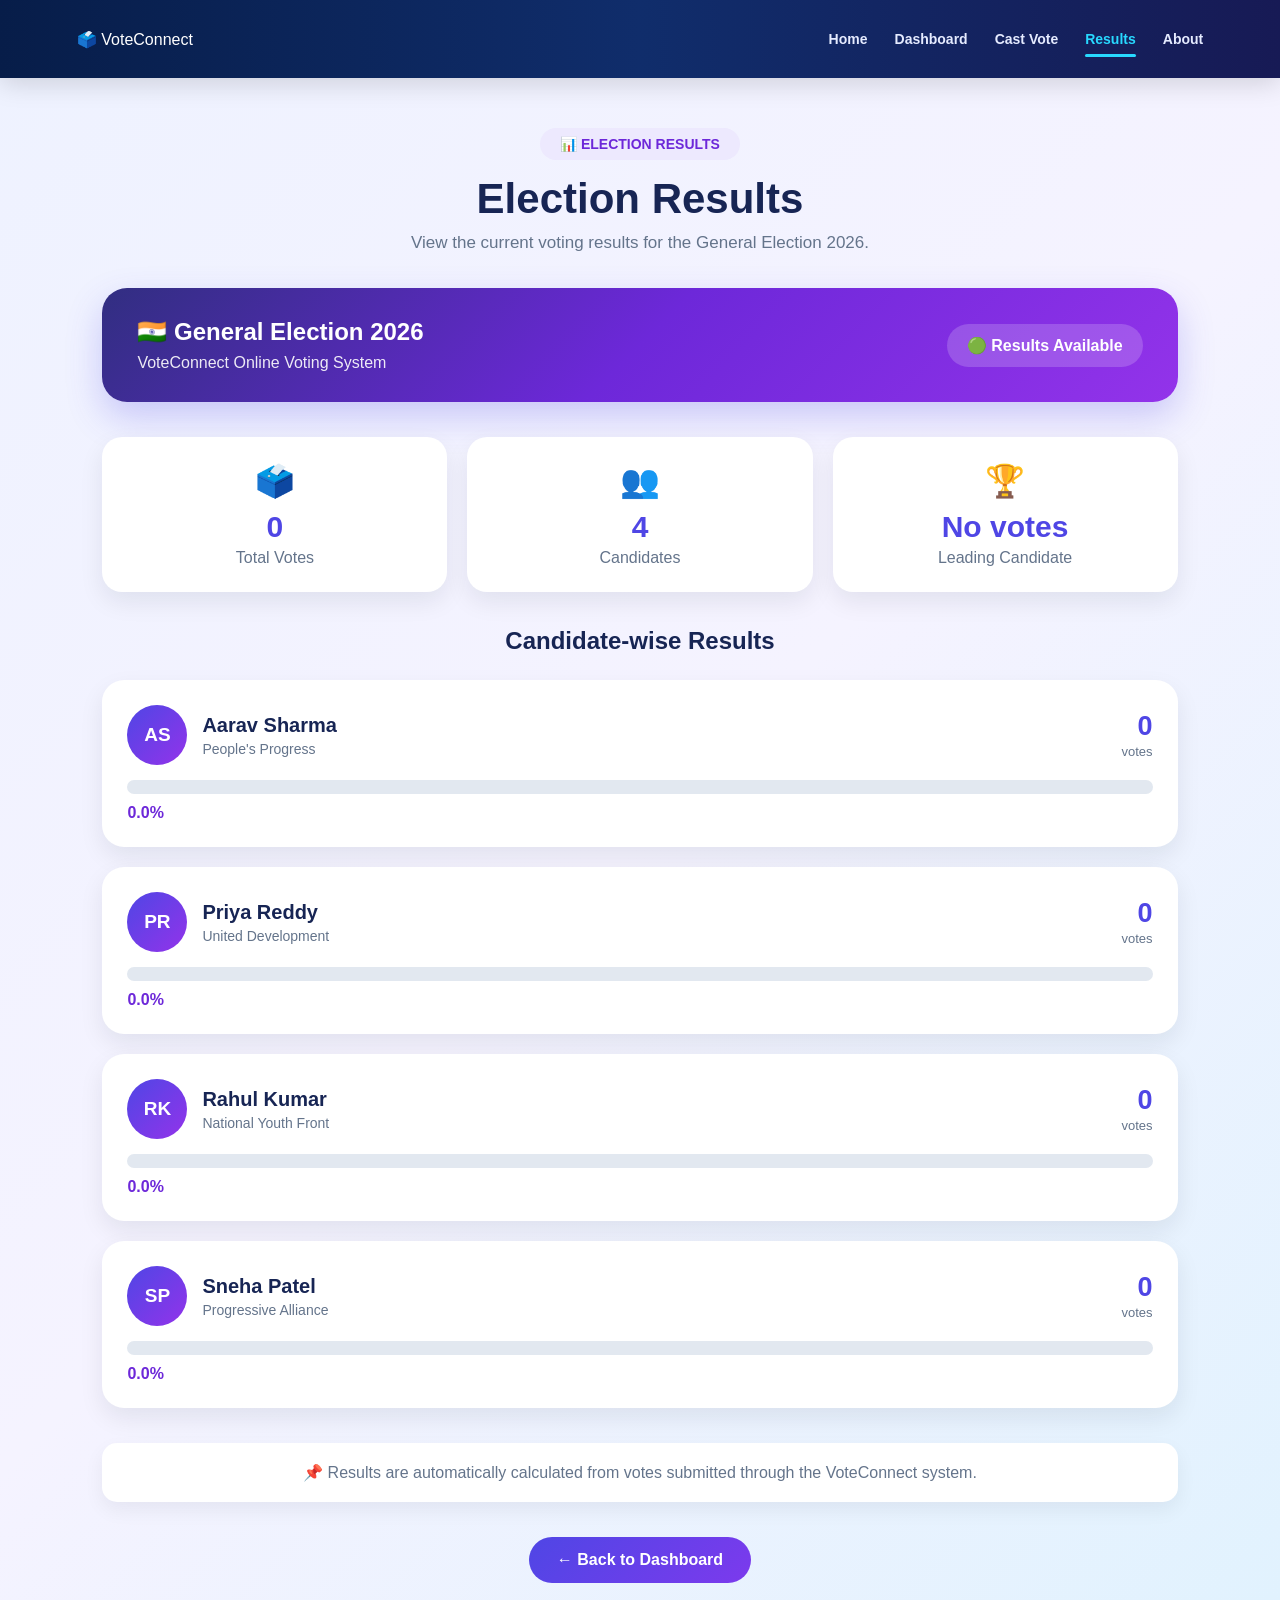
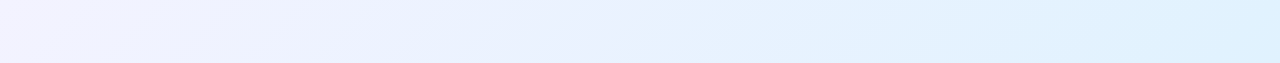
<file: results.html>
<!DOCTYPE html>
<html lang="en">

<head>
    <meta charset="UTF-8">
    <meta name="viewport" content="width=device-width, initial-scale=1.0">

    <title>Election Results | VoteConnect</title>

    <link rel="stylesheet" href="style.css">

    <style>
        body {
            background: linear-gradient(135deg, #eef2ff, #f5f3ff, #e0f2fe);
            min-height: 100vh;
        }

        .results-page {
            padding: 50px 8%;
        }

        /* HEADER */

        .results-header {
            text-align: center;
            margin-bottom: 35px;
        }

        .results-tag {
            display: inline-block;
            background: #ede9fe;
            color: #6d28d9;
            padding: 8px 20px;
            border-radius: 30px;
            font-weight: 700;
            font-size: 14px;
            margin-bottom: 15px;
        }

        .results-header h1 {
            font-size: 42px;
            color: #172554;
            margin-bottom: 10px;
        }

        .results-header p {
            color: #64748b;
            font-size: 17px;
        }

        /* ELECTION BANNER */

        .result-banner {
            max-width: 1100px;
            margin: auto;
            background: linear-gradient(
                135deg,
                #312e81,
                #6d28d9,
                #9333ea
            );
            color: white;
            border-radius: 25px;
            padding: 30px 35px;
            display: flex;
            justify-content: space-between;
            align-items: center;
            gap: 20px;
            box-shadow: 0 15px 35px rgba(79, 70, 229, 0.25);
        }

        .result-banner h2 {
            margin-bottom: 8px;
        }

        .result-banner p {
            opacity: 0.9;
        }

        .status {
            background: rgba(255,255,255,0.18);
            padding: 12px 20px;
            border-radius: 30px;
            font-weight: 700;
        }

        /* STATS */

        .stats {
            max-width: 1100px;
            margin: 35px auto;
            display: grid;
            grid-template-columns: repeat(3, 1fr);
            gap: 20px;
        }

        .stat-card {
            background: white;
            padding: 25px;
            border-radius: 20px;
            text-align: center;
            box-shadow: 0 10px 25px rgba(15, 23, 42, 0.08);
        }

        .stat-icon {
            font-size: 32px;
            margin-bottom: 10px;
        }

        .stat-card h3 {
            font-size: 30px;
            color: #4f46e5;
            margin-bottom: 5px;
        }

        .stat-card p {
            color: #64748b;
        }

        /* RESULTS */

        .results-container {
            max-width: 1100px;
            margin: auto;
        }

        .results-container h2 {
            color: #172554;
            text-align: center;
            margin-bottom: 25px;
        }

        .result-card {
            background: white;
            border-radius: 22px;
            padding: 25px;
            margin-bottom: 20px;
            box-shadow: 0 10px 25px rgba(15, 23, 42, 0.08);
        }

        .result-top {
            display: flex;
            justify-content: space-between;
            align-items: center;
            margin-bottom: 15px;
        }

        .candidate-details {
            display: flex;
            align-items: center;
            gap: 15px;
        }

        .candidate-avatar {
            width: 60px;
            height: 60px;
            border-radius: 50%;
            background: linear-gradient(
                135deg,
                #4f46e5,
                #9333ea
            );
            color: white;
            display: flex;
            align-items: center;
            justify-content: center;
            font-weight: 800;
            font-size: 19px;
        }

        .candidate-name {
            color: #172554;
            font-size: 20px;
            font-weight: 800;
        }

        .candidate-party {
            color: #64748b;
            font-size: 14px;
            margin-top: 4px;
        }

        .vote-count {
            text-align: right;
        }

        .vote-count strong {
            display: block;
            font-size: 27px;
            color: #4f46e5;
        }

        .vote-count span {
            color: #64748b;
            font-size: 13px;
        }

        /* PROGRESS BAR */

        .progress-background {
            height: 14px;
            background: #e2e8f0;
            border-radius: 20px;
            overflow: hidden;
        }

        .progress-bar {
            height: 100%;
            width: 0%;
            border-radius: 20px;
            background: linear-gradient(
                90deg,
                #4f46e5,
                #9333ea
            );
            transition: width 1s ease;
        }

        .percentage {
            margin-top: 10px;
            color: #6d28d9;
            font-weight: 700;
        }

        /* WINNER */

        .winner {
            border: 3px solid #f59e0b;
            background: linear-gradient(
                135deg,
                #fffbeb,
                #ffffff
            );
        }

        .winner-label {
            display: inline-block;
            background: #f59e0b;
            color: white;
            padding: 6px 12px;
            border-radius: 20px;
            font-size: 12px;
            font-weight: 800;
            margin-bottom: 10px;
        }

        /* NOTE */

        .results-note {
            max-width: 1100px;
            margin: 35px auto;
            background: white;
            padding: 20px;
            border-radius: 15px;
            text-align: center;
            color: #64748b;
            box-shadow: 0 8px 20px rgba(15,23,42,0.06);
        }

        /* BUTTON */

        .back-button {
            display: block;
            width: fit-content;
            margin: 30px auto;
            padding: 14px 28px;
            background: linear-gradient(
                135deg,
                #4f46e5,
                #7c3aed
            );
            color: white;
            text-decoration: none;
            border-radius: 30px;
            font-weight: 700;
            transition: 0.3s;
        }

        .back-button:hover {
            transform: translateY(-3px);
        }

        /* RESPONSIVE */

        @media (max-width: 800px) {

            .results-page {
                padding: 35px 5%;
            }

            .results-header h1 {
                font-size: 32px;
            }

            .result-banner {
                flex-direction: column;
                text-align: center;
            }

            .stats {
                grid-template-columns: 1fr;
            }
        }

        @media (max-width: 500px) {

            .results-header h1 {
                font-size: 28px;
            }

            .result-card {
                padding: 20px;
            }

            .candidate-avatar {
                width: 50px;
                height: 50px;
            }

            .candidate-name {
                font-size: 17px;
            }

            .vote-count strong {
                font-size: 22px;
            }
        }
    </style>
</head>


<body>

    <!-- =========================
         NAVIGATION
    ========================== -->

    <header class="navbar">

        <div class="logo">
            🗳️ VoteConnect
        </div>

        <nav>
            <a href="index.html">Home</a>
            <a href="user-dashboard.html">Dashboard</a>
            <a href="vote.html">Cast Vote</a>
            <a href="results.html" class="active">Results</a>
            <a href="index.html#about">About</a>
        </nav>

    </header>


    <!-- =========================
         RESULTS PAGE
    ========================== -->

    <main class="results-page">

        <section class="results-header">

            <span class="results-tag">
                📊 ELECTION RESULTS
            </span>

            <h1>Election Results</h1>

            <p>
                View the current voting results for the General Election 2026.
            </p>

        </section>


        <!-- Election Banner -->

        <section class="result-banner">

            <div>

                <h2>🇮🇳 General Election 2026</h2>

                <p>
                    VoteConnect Online Voting System
                </p>

            </div>

            <div class="status">
                🟢 Results Available
            </div>

        </section>


        <!-- Statistics -->

        <section class="stats">

            <div class="stat-card">

                <div class="stat-icon">
                    🗳️
                </div>

                <h3 id="totalVotes">
                    0
                </h3>

                <p>
                    Total Votes
                </p>

            </div>


            <div class="stat-card">

                <div class="stat-icon">
                    👥
                </div>

                <h3 id="totalCandidates">
                    4
                </h3>

                <p>
                    Candidates
                </p>

            </div>


            <div class="stat-card">

                <div class="stat-icon">
                    🏆
                </div>

                <h3 id="leadingCandidate">
                    -
                </h3>

                <p>
                    Leading Candidate
                </p>

            </div>

        </section>


        <!-- Candidate Results -->

        <section class="results-container">

            <h2>
                Candidate-wise Results
            </h2>


            <!-- Candidate 1 -->

            <div class="result-card" id="card-candidate1">

                <div class="result-top">

                    <div class="candidate-details">

                        <div class="candidate-avatar">
                            AS
                        </div>

                        <div>

                            <div class="candidate-name">
                                Aarav Sharma
                            </div>

                            <div class="candidate-party">
                                People's Progress
                            </div>

                        </div>

                    </div>

                    <div class="vote-count">

                        <strong id="votes-candidate1">
                            0
                        </strong>

                        <span>
                            votes
                        </span>

                    </div>

                </div>

                <div class="progress-background">

                    <div
                        class="progress-bar"
                        id="bar-candidate1">
                    </div>

                </div>

                <div
                    class="percentage"
                    id="percent-candidate1">

                    0%

                </div>

            </div>


            <!-- Candidate 2 -->

            <div class="result-card" id="card-candidate2">

                <div class="result-top">

                    <div class="candidate-details">

                        <div class="candidate-avatar">
                            PR
                        </div>

                        <div>

                            <div class="candidate-name">
                                Priya Reddy
                            </div>

                            <div class="candidate-party">
                                United Development
                            </div>

                        </div>

                    </div>

                    <div class="vote-count">

                        <strong id="votes-candidate2">
                            0
                        </strong>

                        <span>
                            votes
                        </span>

                    </div>

                </div>

                <div class="progress-background">

                    <div
                        class="progress-bar"
                        id="bar-candidate2">
                    </div>

                </div>

                <div
                    class="percentage"
                    id="percent-candidate2">

                    0%

                </div>

            </div>


            <!-- Candidate 3 -->

            <div class="result-card" id="card-candidate3">

                <div class="result-top">

                    <div class="candidate-details">

                        <div class="candidate-avatar">
                            RK
                        </div>

                        <div>

                            <div class="candidate-name">
                                Rahul Kumar
                            </div>

                            <div class="candidate-party">
                                National Youth Front
                            </div>

                        </div>

                    </div>

                    <div class="vote-count">

                        <strong id="votes-candidate3">
                            0
                        </strong>

                        <span>
                            votes
                        </span>

                    </div>

                </div>

                <div class="progress-background">

                    <div
                        class="progress-bar"
                        id="bar-candidate3">
                    </div>

                </div>

                <div
                    class="percentage"
                    id="percent-candidate3">

                    0%

                </div>

            </div>


            <!-- Candidate 4 -->

            <div class="result-card" id="card-candidate4">

                <div class="result-top">

                    <div class="candidate-details">

                        <div class="candidate-avatar">
                            SP
                        </div>

                        <div>

                            <div class="candidate-name">
                                Sneha Patel
                            </div>

                            <div class="candidate-party">
                                Progressive Alliance
                            </div>

                        </div>

                    </div>

                    <div class="vote-count">

                        <strong id="votes-candidate4">
                            0
                        </strong>

                        <span>
                            votes
                        </span>

                    </div>

                </div>

                <div class="progress-background">

                    <div
                        class="progress-bar"
                        id="bar-candidate4">
                    </div>

                </div>

                <div
                    class="percentage"
                    id="percent-candidate4">

                    0%

                </div>

            </div>

        </section>


        <!-- Note -->

        <div class="results-note">

            📌
            Results are automatically calculated from votes
            submitted through the VoteConnect system.

        </div>


        <a
            href="user-dashboard.html"
            class="back-button">

            ← Back to Dashboard

        </a>

    </main>


    <!-- =========================
         JAVASCRIPT
    ========================== -->

    <script>

        /* --------------------------------
           CANDIDATES
        -------------------------------- */

        const candidates = {

            candidate1: "Aarav Sharma",
            candidate2: "Priya Reddy",
            candidate3: "Rahul Kumar",
            candidate4: "Sneha Patel"

        };


        /* --------------------------------
           GET VOTES
        -------------------------------- */

        let votes =
            JSON.parse(
                localStorage.getItem("votes")
            ) || {

                candidate1: 0,
                candidate2: 0,
                candidate3: 0,
                candidate4: 0

            };


        /* --------------------------------
           CALCULATE TOTAL
        -------------------------------- */

        let totalVotes = 0;

        Object.values(votes).forEach(function(vote) {

            totalVotes += Number(vote);

        });


        document.getElementById("totalVotes")
            .textContent = totalVotes;


        /* --------------------------------
           DISPLAY RESULTS
        -------------------------------- */

        Object.keys(candidates).forEach(function(id) {

            const voteCount =
                Number(votes[id]) || 0;


            /* Vote count */

            document.getElementById(
                "votes-" + id
            ).textContent = voteCount;


            /* Percentage */

            let percentage = 0;

            if (totalVotes > 0) {

                percentage =
                    (voteCount / totalVotes) * 100;

            }


            percentage =
                percentage.toFixed(1);


            document.getElementById(
                "percent-" + id
            ).textContent =
                percentage + "%";


            /* Progress bar */

            document.getElementById(
                "bar-" + id
            ).style.width =
                percentage + "%";

        });


        /* --------------------------------
           FIND LEADER
        -------------------------------- */

        let leaderId = null;

        let highestVotes = -1;


        Object.keys(candidates).forEach(function(id) {

            const voteCount =
                Number(votes[id]) || 0;


            if (voteCount > highestVotes) {

                highestVotes = voteCount;

                leaderId = id;

            }

        });


        if (totalVotes === 0) {

            document.getElementById(
                "leadingCandidate"
            ).textContent = "No votes";

        } else {

            document.getElementById(
                "leadingCandidate"
            ).textContent =
                candidates[leaderId];

            /* Highlight winner */

            document.getElementById(
                "card-" + leaderId
            ).classList.add("winner");

            const winnerCard =
                document.getElementById(
                    "card-" + leaderId
                );

            const winnerLabel =
                document.createElement("span");

            winnerLabel.className =
                "winner-label";

            winnerLabel.textContent =
                "🏆 CURRENT LEADER";

            winnerCard.insertBefore(
                winnerLabel,
                winnerCard.firstChild
            );

        }

    </script>

</body>

</html>
</file>
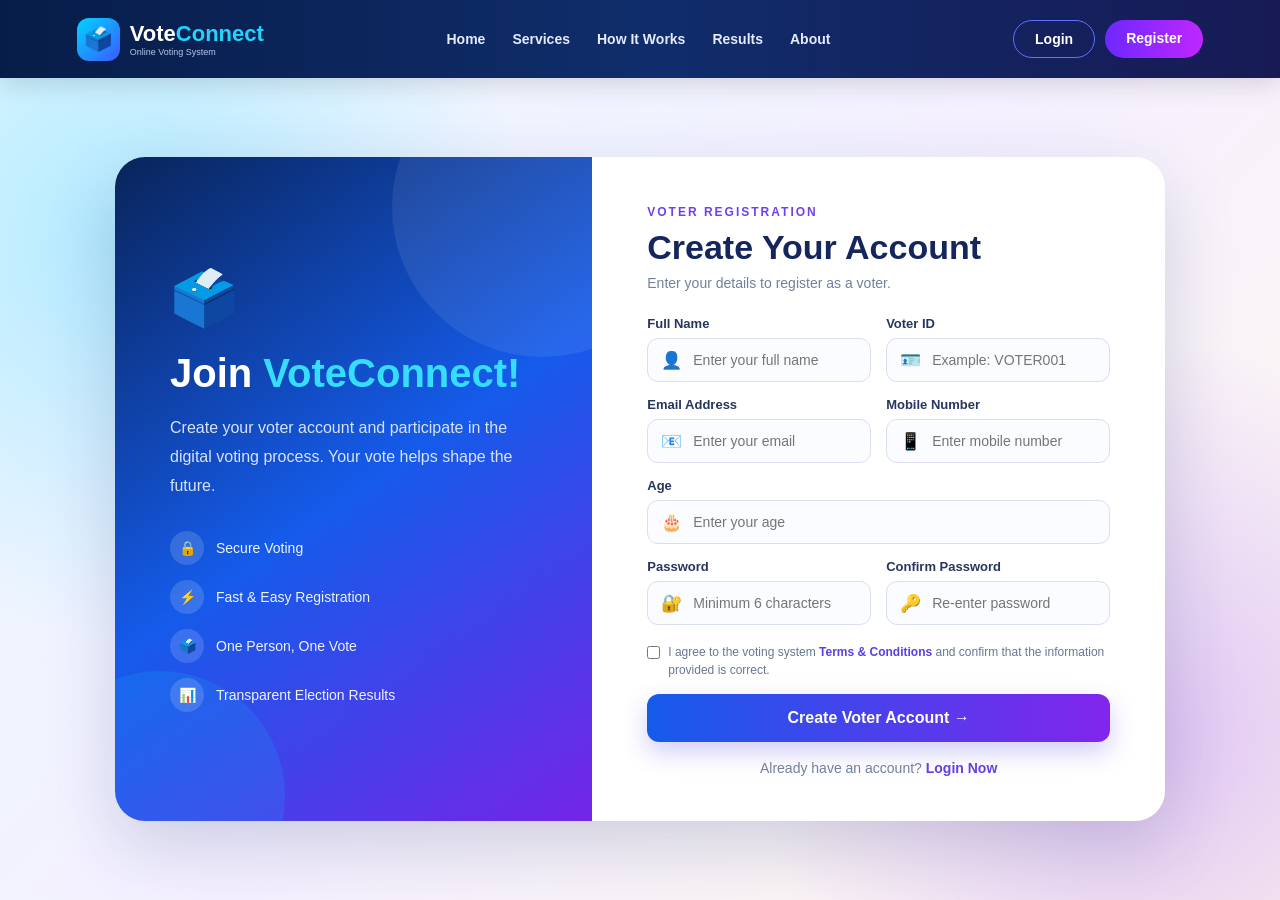
<file: signup.html>
<!DOCTYPE html>
<html lang="en">

<head>
    <meta charset="UTF-8">
    <meta name="viewport" content="width=device-width, initial-scale=1.0">

    <title>Register | VoteConnect</title>

    <link rel="stylesheet" href="style.css">

    <style>

        /* ================= SIGNUP PAGE ================= */

        .signup-page {
            min-height: calc(100vh - 78px);
            display: flex;
            align-items: center;
            justify-content: center;
            padding: 50px 5%;

            background:
                radial-gradient(
                    circle at 10% 20%,
                    rgba(0, 195, 255, 0.25),
                    transparent 30%
                ),
                radial-gradient(
                    circle at 90% 80%,
                    rgba(135, 50, 255, 0.25),
                    transparent 30%
                ),
                linear-gradient(
                    135deg,
                    #eaf9ff,
                    #f5f0ff,
                    #fff8ed
                );
        }


        .signup-container {
            width: 100%;
            max-width: 1050px;

            display: grid;
            grid-template-columns: 1fr 1.2fr;

            background: white;

            border-radius: 30px;
            overflow: hidden;

            box-shadow:
                0 25px 70px rgba(30, 45, 100, 0.18);
        }


        /* ================= LEFT SIDE ================= */

        .signup-left {
            padding: 55px;

            color: white;

            display: flex;
            flex-direction: column;
            justify-content: center;

            background:
                linear-gradient(
                    145deg,
                    #09245a,
                    #155bea,
                    #7525e8
                );

            position: relative;
            overflow: hidden;
        }


        .signup-left::before {
            content: "";

            position: absolute;

            width: 300px;
            height: 300px;

            border-radius: 50%;

            background: rgba(255,255,255,0.08);

            top: -100px;
            right: -100px;
        }


        .signup-left::after {
            content: "";

            position: absolute;

            width: 250px;
            height: 250px;

            border-radius: 50%;

            background: rgba(0,220,255,0.12);

            bottom: -100px;
            left: -80px;
        }


        .signup-logo {
            font-size: 55px;
            margin-bottom: 20px;

            position: relative;
            z-index: 2;
        }


        .signup-left h1 {
            font-size: 40px;
            margin-bottom: 18px;

            position: relative;
            z-index: 2;
        }


        .signup-left h1 span {
            color: #35ddff;
        }


        .signup-left > p {
            color: #d8e3ff;

            line-height: 1.8;
            font-size: 16px;

            max-width: 420px;

            position: relative;
            z-index: 2;
        }


        .signup-benefits {
            margin-top: 30px;

            display: grid;
            gap: 15px;

            position: relative;
            z-index: 2;
        }


        .signup-benefit {
            display: flex;
            align-items: center;

            gap: 12px;

            color: #edf3ff;

            font-size: 14px;
        }


        .signup-benefit span {
            width: 34px;
            height: 34px;

            display: flex;
            align-items: center;
            justify-content: center;

            background: rgba(255,255,255,0.15);

            border-radius: 50%;
        }


        /* ================= RIGHT SIDE ================= */

        .signup-right {
            padding: 45px 55px;

            display: flex;
            flex-direction: column;
            justify-content: center;
        }


        .signup-heading {
            margin-bottom: 25px;
        }


        .signup-heading small {
            color: #7041e8;

            font-weight: bold;

            letter-spacing: 2px;

            font-size: 12px;
        }


        .signup-heading h2 {
            color: #14265b;

            font-size: 34px;

            margin: 8px 0;
        }


        .signup-heading p {
            color: #71809b;

            font-size: 14px;
        }


        /* ================= FORM ================= */

        .signup-form {
            display: grid;

            gap: 15px;
        }


        .form-row {
            display: grid;

            grid-template-columns: 1fr 1fr;

            gap: 15px;
        }


        .form-group {
            display: grid;

            gap: 7px;
        }


        .form-group label {
            color: #26365d;

            font-size: 13px;

            font-weight: 600;
        }


        .input-box {
            position: relative;
        }


        .input-box span {
            position: absolute;

            left: 14px;
            top: 50%;

            transform: translateY(-50%);

            font-size: 17px;
        }


        .input-box input {
            width: 100%;

            box-sizing: border-box;

            padding: 13px 14px 13px 45px;

            border: 1px solid #d9dfec;

            border-radius: 11px;

            outline: none;

            font-size: 14px;

            transition: 0.3s;

            background: #fbfcff;
        }


        .input-box input:focus {
            border-color: #5c43e8;

            background: white;

            box-shadow:
                0 0 0 4px rgba(92,67,232,0.08);
        }


        /* ================= TERMS ================= */

        .terms {
            display: flex;

            align-items: flex-start;

            gap: 8px;

            margin-top: 3px;

            color: #687892;

            font-size: 12px;

            line-height: 1.5;
        }


        .terms input {
            margin-top: 3px;
        }


        .terms a {
            color: #5b3ee5;

            text-decoration: none;

            font-weight: bold;
        }


        /* ================= BUTTON ================= */

        .signup-submit {
            border: none;

            width: 100%;

            padding: 15px;

            border-radius: 12px;

            background:
                linear-gradient(
                    90deg,
                    #155bea,
                    #8225ed
                );

            color: white;

            font-size: 16px;

            font-weight: bold;

            cursor: pointer;

            transition: 0.3s;

            box-shadow:
                0 10px 25px rgba(70,55,220,0.25);
        }


        .signup-submit:hover {
            transform: translateY(-3px);

            box-shadow:
                0 15px 30px rgba(70,55,220,0.35);
        }


        /* ================= MESSAGE ================= */

        #signupMessage {
            display: none;

            padding: 12px;

            border-radius: 10px;

            text-align: center;

            font-size: 13px;

            margin-top: 5px;
        }


        /* ================= LOGIN LINK ================= */

        .login-text {
            text-align: center;

            margin-top: 18px;

            color: #71809b;

            font-size: 14px;
        }


        .login-text a {
            color: #653ee5;

            text-decoration: none;

            font-weight: bold;
        }


        /* ================= RESPONSIVE ================= */

        @media(max-width: 800px) {

            .signup-container {
                grid-template-columns: 1fr;
            }

            .signup-left {
                padding: 40px;

                text-align: center;
            }

            .signup-left > p {
                margin: auto;
            }

            .signup-benefits {
                text-align: left;
            }

            .signup-right {
                padding: 40px 30px;
            }
        }


        @media(max-width: 500px) {

            .signup-page {
                padding: 25px 15px;
            }

            .signup-left {
                padding: 35px 25px;
            }

            .signup-left h1 {
                font-size: 32px;
            }

            .signup-right {
                padding: 35px 22px;
            }

            .form-row {
                grid-template-columns: 1fr;
            }
        }

    </style>

</head>


<body>


<!-- ================= NAVIGATION ================= -->

<header class="navbar">

    <div class="logo">

        <div class="logo-box">
            🗳️
        </div>

        <div>

            <h2>
                Vote<span>Connect</span>
            </h2>

            <small>
                Online Voting System
            </small>

        </div>

    </div>


    <nav>

        <a href="index.html">
            Home
        </a>

        <a href="index.html#services">
            Services
        </a>

        <a href="index.html#how">
            How It Works
        </a>

        <a href="results.html">
            Results
        </a>

        <a href="index.html#about">
            About
        </a>

    </nav>


    <div class="nav-buttons">

        <a href="login.html"
           class="login-btn">
            Login
        </a>

        <a href="signup.html"
           class="register-btn">
            Register
        </a>

    </div>

</header>


<!-- ================= SIGNUP PAGE ================= -->

<section class="signup-page">


    <div class="signup-container">


        <!-- LEFT SIDE -->

        <div class="signup-left">

            <div class="signup-logo">
                🗳️
            </div>

            <h1>
                Join <span>VoteConnect!</span>
            </h1>

            <p>
                Create your voter account and participate
                in the digital voting process. Your vote
                helps shape the future.
            </p>


            <div class="signup-benefits">

                <div class="signup-benefit">
                    <span>🔒</span>
                    Secure Voting
                </div>

                <div class="signup-benefit">
                    <span>⚡</span>
                    Fast & Easy Registration
                </div>

                <div class="signup-benefit">
                    <span>🗳️</span>
                    One Person, One Vote
                </div>

                <div class="signup-benefit">
                    <span>📊</span>
                    Transparent Election Results
                </div>

            </div>

        </div>


        <!-- RIGHT SIDE -->

        <div class="signup-right">


            <div class="signup-heading">

                <small>
                    VOTER REGISTRATION
                </small>

                <h2>
                    Create Your Account
                </h2>

                <p>
                    Enter your details to register as a voter.
                </p>

            </div>


            <!-- SIGNUP FORM -->

            <form id="signupForm"
                  class="signup-form">


                <!-- NAME + VOTER ID -->

                <div class="form-row">

                    <div class="form-group">

                        <label for="name">
                            Full Name
                        </label>

                        <div class="input-box">

                            <span>👤</span>

                            <input
                                type="text"
                                id="name"
                                placeholder="Enter your full name"
                                required
                            >

                        </div>

                    </div>


                    <div class="form-group">

                        <label for="voterId">
                            Voter ID
                        </label>

                        <div class="input-box">

                            <span>🪪</span>

                            <input
                                type="text"
                                id="voterId"
                                placeholder="Example: VOTER001"
                                required
                            >

                        </div>

                    </div>

                </div>


                <!-- EMAIL + PHONE -->

                <div class="form-row">

                    <div class="form-group">

                        <label for="email">
                            Email Address
                        </label>

                        <div class="input-box">

                            <span>📧</span>

                            <input
                                type="email"
                                id="email"
                                placeholder="Enter your email"
                                required
                            >

                        </div>

                    </div>


                    <div class="form-group">

                        <label for="phone">
                            Mobile Number
                        </label>

                        <div class="input-box">

                            <span>📱</span>

                            <input
                                type="tel"
                                id="phone"
                                placeholder="Enter mobile number"
                                maxlength="10"
                                required
                            >

                        </div>

                    </div>

                </div>


                <!-- AGE -->

                <div class="form-group">

                    <label for="age">
                        Age
                    </label>

                    <div class="input-box">

                        <span>🎂</span>

                        <input
                            type="number"
                            id="age"
                            placeholder="Enter your age"
                            min="18"
                            required
                        >

                    </div>

                </div>


                <!-- PASSWORD + CONFIRM PASSWORD -->

                <div class="form-row">

                    <div class="form-group">

                        <label for="password">
                            Password
                        </label>

                        <div class="input-box">

                            <span>🔐</span>

                            <input
                                type="password"
                                id="password"
                                placeholder="Minimum 6 characters"
                                required
                            >

                        </div>

                    </div>


                    <div class="form-group">

                        <label for="confirmPassword">
                            Confirm Password
                        </label>

                        <div class="input-box">

                            <span>🔑</span>

                            <input
                                type="password"
                                id="confirmPassword"
                                placeholder="Re-enter password"
                                required
                            >

                        </div>

                    </div>

                </div>


                <!-- TERMS -->

                <label class="terms">

                    <input
                        type="checkbox"
                        id="terms"
                        required
                    >

                    <span>
                        I agree to the voting system
                        <a href="#">Terms & Conditions</a>
                        and confirm that the information
                        provided is correct.
                    </span>

                </label>


                <!-- MESSAGE -->

                <div id="signupMessage"></div>


                <!-- BUTTON -->

                <button
                    type="submit"
                    class="signup-submit">

                    Create Voter Account →

                </button>


            </form>


            <!-- LOGIN -->

            <div class="login-text">

                Already have an account?

                <a href="login.html">
                    Login Now
                </a>

            </div>


        </div>

    </div>

</section>


<!-- ================= JAVASCRIPT ================= -->

<script>

const signupForm =
    document.getElementById("signupForm");

const signupMessage =
    document.getElementById("signupMessage");


signupForm.addEventListener(
    "submit",
    function(event) {

        event.preventDefault();


        /* Get values */

        const name =
            document.getElementById("name")
            .value
            .trim();

        const voterId =
            document.getElementById("voterId")
            .value
            .trim();

        const email =
            document.getElementById("email")
            .value
            .trim();

        const phone =
            document.getElementById("phone")
            .value
            .trim();

        const age =
            Number(
                document.getElementById("age").value
            );

        const password =
            document.getElementById("password")
            .value;

        const confirmPassword =
            document.getElementById("confirmPassword")
            .value;

        const terms =
            document.getElementById("terms")
            .checked;


        /* Get existing users */

        const users =
            JSON.parse(
                localStorage.getItem("voters")
            ) || [];


        /* Check duplicate Voter ID */

        const existingUser =
            users.find(function(user) {

                return (
                    user.voterId.toLowerCase() ===
                    voterId.toLowerCase()
                );

            });


        if (existingUser) {

            showMessage(
                "❌ This Voter ID is already registered.",
                "#ffe5e5",
                "#d11a2a"
            );

            return;
        }


        /* Age validation */

        if (age < 18) {

            showMessage(
                "❌ You must be at least 18 years old.",
                "#ffe5e5",
                "#d11a2a"
            );

            return;
        }


        /* Password validation */

        if (password.length < 6) {

            showMessage(
                "❌ Password must contain at least 6 characters.",
                "#ffe5e5",
                "#d11a2a"
            );

            return;
        }


        /* Confirm password */

        if (password !== confirmPassword) {

            showMessage(
                "❌ Passwords do not match.",
                "#ffe5e5",
                "#d11a2a"
            );

            return;
        }


        /* Terms */

        if (!terms) {

            showMessage(
                "❌ Please accept the Terms & Conditions.",
                "#ffe5e5",
                "#d11a2a"
            );

            return;
        }


        /* Create new user */

        const newUser = {

            name: name,

            voterId: voterId,

            email: email,

            phone: phone,

            age: age,

            password: password,

            hasVoted: false

        };


        /* Add user */

        users.push(newUser);


        /* Save to LocalStorage */

        localStorage.setItem(
            "voters",
            JSON.stringify(users)
        );


        /* Success message */

        showMessage(
            "✅ Registration successful! Redirecting to Login...",
            "#dcfce7",
            "#087443"
        );


        /* Redirect */

        setTimeout(function() {

            window.location.href =
                "login.html";

        }, 1200);

    }
);


/* ================= MESSAGE FUNCTION ================= */

function showMessage(
    message,
    background,
    color
) {

    signupMessage.style.display = "block";

    signupMessage.style.background =
        background;

    signupMessage.style.color =
        color;

    signupMessage.innerHTML =
        message;

}

</script>


</body>

</html>
</file>
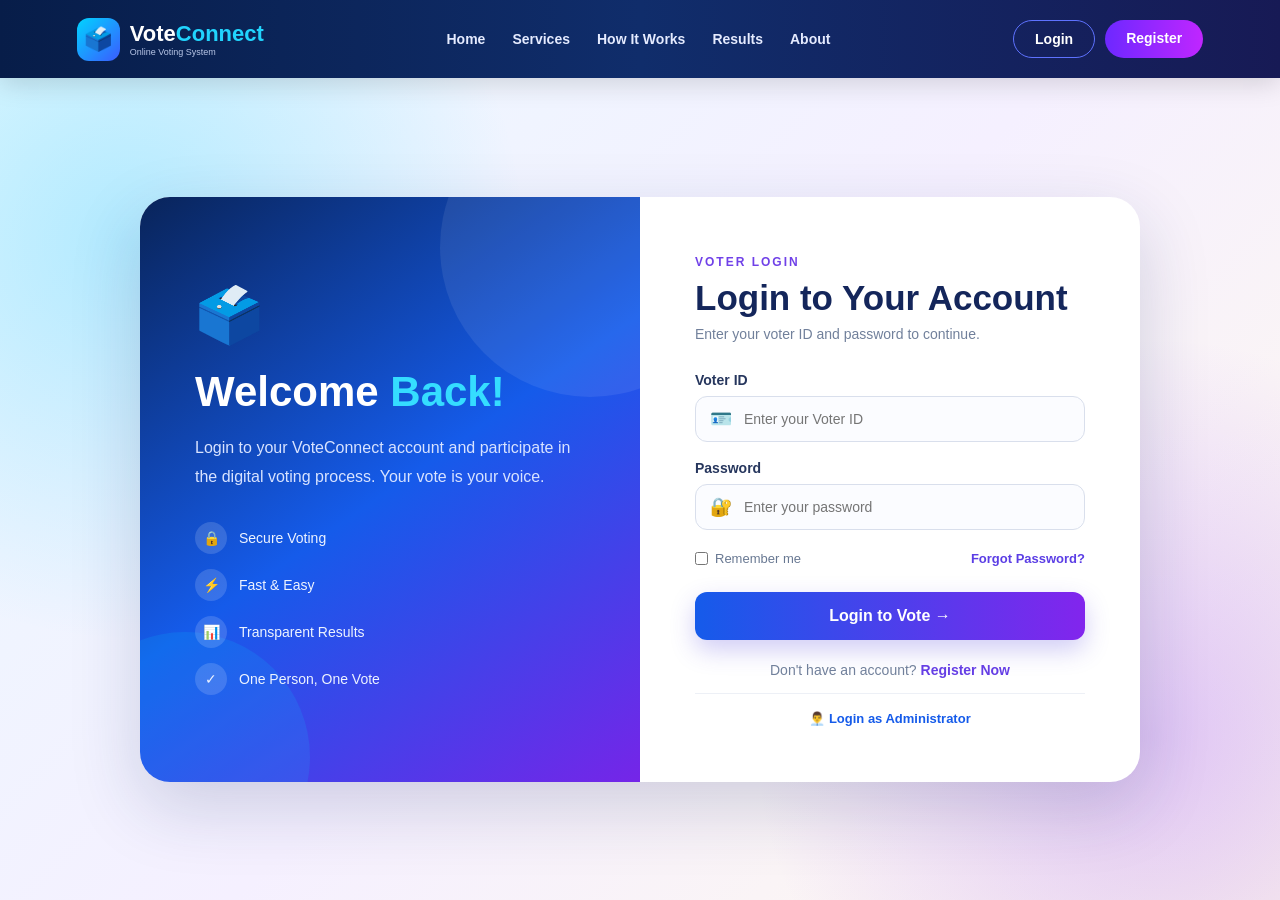
<file: user-dashboard.html>
<!DOCTYPE html>
<html lang="en">

<head>

    <meta charset="UTF-8">

    <meta name="viewport"
          content="width=device-width, initial-scale=1.0">

    <title>User Dashboard | VoteConnect</title>

    <link rel="stylesheet" href="style.css">

    <style>

        /* ================= DASHBOARD ================= */

        .dashboard-page {
            min-height: calc(100vh - 78px);
            padding: 55px 7%;

            background:
                radial-gradient(
                    circle at 10% 20%,
                    rgba(0, 200, 255, 0.15),
                    transparent 30%
                ),
                radial-gradient(
                    circle at 90% 80%,
                    rgba(120, 50, 255, 0.15),
                    transparent 30%
                ),
                linear-gradient(
                    135deg,
                    #f0fbff,
                    #f7f3ff,
                    #fff9f0
                );
        }


        /* ================= WELCOME ================= */

        .dashboard-header {
            max-width: 1200px;
            margin: auto auto 30px;

            display: flex;
            justify-content: space-between;
            align-items: center;

            gap: 20px;
        }


        .welcome-text small {
            color: #7041e8;
            font-weight: bold;
            letter-spacing: 2px;
            font-size: 12px;
        }


        .welcome-text h1 {
            color: #14265b;
            font-size: 38px;
            margin: 7px 0;
        }


        .welcome-text h1 span {
            color: #7041e8;
        }


        .welcome-text p {
            color: #71809b;
        }


        .logout-btn {
            border: none;
            background: white;
            color: #dc2626;

            padding: 12px 22px;

            border-radius: 25px;

            font-weight: bold;
            cursor: pointer;

            box-shadow:
                0 8px 25px rgba(0,0,0,0.08);

            transition: 0.3s;
        }


        .logout-btn:hover {
            background: #fee2e2;
            transform: translateY(-2px);
        }


        /* ================= ELECTION BANNER ================= */

        .dashboard-banner {

            max-width: 1200px;

            margin: auto auto 30px;

            padding: 35px 40px;

            border-radius: 22px;

            color: white;

            background:
                linear-gradient(
                    100deg,
                    #155bea,
                    #6d28d9,
                    #a21caf
                );

            display: flex;

            align-items: center;

            justify-content: space-between;

            gap: 25px;

            box-shadow:
                0 18px 40px rgba(70,50,190,0.22);
        }


        .banner-content {
            display: flex;

            align-items: center;

            gap: 20px;
        }


        .banner-big-icon {
            width: 70px;
            height: 70px;

            background: rgba(255,255,255,0.15);

            border-radius: 18px;

            display: flex;

            align-items: center;

            justify-content: center;

            font-size: 38px;
        }


        .dashboard-banner small {
            color: #ddd6fe;

            font-weight: bold;

            letter-spacing: 1px;
        }


        .dashboard-banner h2 {
            font-size: 28px;

            margin: 5px 0;
        }


        .dashboard-banner p {
            color: #e5e7ff;

            font-size: 14px;
        }


        .vote-now-btn {
            text-decoration: none;

            background: white;

            color: #5524ce;

            padding: 15px 25px;

            border-radius: 30px;

            font-weight: bold;

            white-space: nowrap;

            transition: 0.3s;
        }


        .vote-now-btn:hover {
            transform: translateY(-3px);

            box-shadow:
                0 10px 20px rgba(0,0,0,0.15);
        }


        /* ================= DASHBOARD GRID ================= */

        .dashboard-grid {

            max-width: 1200px;

            margin: auto;

            display: grid;

            grid-template-columns: 1.3fr 0.7fr;

            gap: 25px;
        }


        /* ================= PROFILE CARD ================= */

        .dashboard-card {

            background: white;

            border-radius: 20px;

            padding: 30px;

            box-shadow:
                0 12px 35px rgba(30,50,100,0.08);
        }


        .card-heading {

            display: flex;

            align-items: center;

            gap: 12px;

            margin-bottom: 25px;

            padding-bottom: 15px;

            border-bottom: 1px solid #edf0f6;
        }


        .card-heading-icon {

            width: 45px;
            height: 45px;

            display: flex;

            align-items: center;

            justify-content: center;

            border-radius: 12px;

            background: #ede9fe;

            font-size: 22px;
        }


        .card-heading h2 {

            color: #172554;

            font-size: 20px;
        }


        .card-heading p {

            color: #8490a8;

            font-size: 12px;

            margin-top: 3px;
        }


        /* ================= USER PROFILE ================= */

        .profile-top {

            display: flex;

            align-items: center;

            gap: 18px;

            margin-bottom: 25px;
        }


        .profile-avatar {

            width: 75px;
            height: 75px;

            display: flex;

            align-items: center;

            justify-content: center;

            border-radius: 50%;

            background:
                linear-gradient(
                    135deg,
                    #155bea,
                    #8b20ff
                );

            color: white;

            font-size: 35px;

            box-shadow:
                0 10px 25px rgba(70,50,220,0.25);
        }


        .profile-name h3 {

            color: #172554;

            font-size: 21px;
        }


        .profile-name p {

            color: #7a879e;

            font-size: 13px;

            margin-top: 5px;
        }


        /* ================= DETAILS ================= */

        .details-grid {

            display: grid;

            grid-template-columns: 1fr 1fr;

            gap: 15px;
        }


        .detail-box {

            background: #f8faff;

            padding: 15px;

            border-radius: 12px;

            border: 1px solid #edf0f7;
        }


        .detail-box small {

            display: block;

            color: #8994aa;

            font-size: 11px;

            margin-bottom: 5px;
        }


        .detail-box strong {

            color: #26365d;

            font-size: 14px;

            word-break: break-word;
        }


        /* ================= STATUS CARD ================= */

        .status-card {

            background:
                linear-gradient(
                    145deg,
                    #effdf7,
                    #e9f8ff
                );

            border: 1px solid #ccefe0;
        }


        .status-icon {

            width: 65px;
            height: 65px;

            border-radius: 50%;

            background: #d1fae5;

            display: flex;

            align-items: center;

            justify-content: center;

            font-size: 30px;

            margin-bottom: 15px;
        }


        .status-card h2 {

            color: #12623f;

            margin-bottom: 8px;
        }


        .status-card p {

            color: #5f7180;

            font-size: 14px;

            line-height: 1.6;
        }


        .status-badge {

            display: inline-block;

            margin-top: 15px;

            padding: 8px 14px;

            border-radius: 20px;

            background: #d1fae5;

            color: #087443;

            font-size: 12px;

            font-weight: bold;
        }


        /* ================= ACTION CARDS ================= */

        .actions-section {

            max-width: 1200px;

            margin: 25px auto 0;
        }


        .actions-section h2 {

            color: #172554;

            margin-bottom: 18px;

            font-size: 22px;
        }


        .actions-grid {

            display: grid;

            grid-template-columns:
                repeat(3, 1fr);

            gap: 20px;
        }


        .action-card {

            background: white;

            border-radius: 18px;

            padding: 25px;

            text-decoration: none;

            box-shadow:
                0 10px 30px rgba(30,50,100,0.08);

            border: 1px solid #edf0f6;

            transition: 0.3s;

            display: block;
        }


        .action-card:hover {

            transform: translateY(-7px);

            box-shadow:
                0 18px 35px rgba(30,50,100,0.13);
        }


        .action-icon {

            width: 55px;
            height: 55px;

            display: flex;

            align-items: center;

            justify-content: center;

            border-radius: 14px;

            font-size: 26px;

            margin-bottom: 18px;
        }


        .vote-icon {
            background: #dbeafe;
        }


        .result-icon {
            background: #ede9fe;
        }


        .guide-icon {
            background: #ffedd5;
        }


        .action-card h3 {

            color: #172554;

            margin-bottom: 8px;
        }


        .action-card p {

            color: #75839c;

            font-size: 13px;

            line-height: 1.6;
        }


        .action-link {

            display: block;

            margin-top: 15px;

            color: #5d3cdd;

            font-size: 13px;

            font-weight: bold;
        }


        /* ================= SECURITY ================= */

        .security-box {

            max-width: 1200px;

            margin: 25px auto 0;

            padding: 22px 25px;

            background: #fff;

            border-radius: 15px;

            border-left: 5px solid #22c55e;

            box-shadow:
                0 8px 25px rgba(30,50,100,0.06);

            display: flex;

            align-items: center;

            gap: 15px;
        }


        .security-box-icon {

            font-size: 28px;
        }


        .security-box h3 {

            color: #172554;

            font-size: 15px;

            margin-bottom: 3px;
        }


        .security-box p {

            color: #75839c;

            font-size: 12px;
        }


        /* ================= RESPONSIVE ================= */

        @media(max-width:850px) {

            .dashboard-grid {

                grid-template-columns: 1fr;
            }


            .actions-grid {

                grid-template-columns: 1fr;
            }


            .dashboard-header {

                flex-direction: column;

                align-items: flex-start;
            }


            .dashboard-banner {

                flex-direction: column;

                align-items: flex-start;
            }

        }


        @media(max-width:600px) {

            .dashboard-page {

                padding: 35px 5%;
            }


            .welcome-text h1 {

                font-size: 30px;
            }


            .dashboard-banner {

                padding: 25px;
            }


            .banner-content {

                flex-direction: column;

                align-items: flex-start;
            }


            .details-grid {

                grid-template-columns: 1fr;
            }


            .dashboard-card {

                padding: 22px;
            }


            .security-box {

                align-items: flex-start;
            }

        }

    </style>

</head>


<body>


<!-- ================= NAVIGATION ================= -->

<header class="navbar">

    <div class="logo">

        <div class="logo-box">
            🗳️
        </div>

        <div>

            <h2>
                Vote<span>Connect</span>
            </h2>

            <small>
                Online Voting System
            </small>

        </div>

    </div>


    <nav>

        <a href="index.html">
            Home
        </a>

        <a href="user-dashboard.html"
           class="active">
            Dashboard
        </a>

        <a href="vote.html">
            Cast Vote
        </a>

        <a href="results.html">
            Results
        </a>

        <!-- CORRECTED REGISTER LINK -->
        <a href="signup.html">
            Register
        </a>

        <!-- CORRECTED LOGIN LINK -->
        <a href="login.html">
            Login
        </a>

    </nav>


    <div class="nav-buttons">

        <button
            onclick="logout()"
            class="logout-btn">

            Logout

        </button>

    </div>

</header>


<!-- ================= DASHBOARD ================= -->

<main class="dashboard-page">


    <!-- WELCOME -->

    <div class="dashboard-header">

        <div class="welcome-text">

            <small>
                VOTER DASHBOARD
            </small>

            <h1>
                Welcome,
                <span id="userName">
                    Voter
                </span> 👋
            </h1>

            <p>
                Manage your voting activity from your dashboard.
            </p>

        </div>


        <button
            onclick="logout()"
            class="logout-btn">

            🚪 Logout

        </button>

    </div>


    <!-- ELECTION BANNER -->

    <div class="dashboard-banner">


        <div class="banner-content">

            <div class="banner-big-icon">
                🗳️
            </div>


            <div>

                <small>
                    CURRENT ELECTION
                </small>

                <h2>
                    General Election 2026
                </h2>

                <p>
                    Your participation matters.
                    Cast your vote and make your voice heard.
                </p>

            </div>

        </div>


        <a href="vote.html"
           class="vote-now-btn">

            🗳️ Vote Now →

        </a>

    </div>


    <!-- MAIN DASHBOARD -->

    <div class="dashboard-grid">


        <!-- PROFILE -->

        <div class="dashboard-card">


            <div class="card-heading">

                <div class="card-heading-icon">
                    👤
                </div>

                <div>

                    <h2>
                        Voter Profile
                    </h2>

                    <p>
                        Your registered information
                    </p>

                </div>

            </div>


            <div class="profile-top">

                <div class="profile-avatar">
                    👤
                </div>


                <div class="profile-name">

                    <h3 id="profileName">
                        Voter Name
                    </h3>

                    <p>
                        Registered Voter
                    </p>

                </div>

            </div>


            <div class="details-grid">


                <div class="detail-box">

                    <small>
                        VOTER ID
                    </small>

                    <strong id="profileVoterId">
                        -
                    </strong>

                </div>


                <div class="detail-box">

                    <small>
                        EMAIL
                    </small>

                    <strong id="profileEmail">
                        -
                    </strong>

                </div>


                <div class="detail-box">

                    <small>
                        MOBILE
                    </small>

                    <strong id="profilePhone">
                        -
                    </strong>

                </div>


                <div class="detail-box">

                    <small>
                        AGE
                    </small>

                    <strong id="profileAge">
                        -
                    </strong>

                </div>

            </div>

        </div>


        <!-- VOTING STATUS -->

        <div class="dashboard-card status-card">

            <div class="status-icon">
                ✓
            </div>

            <h2>
                Voting Status
            </h2>

            <p id="statusText">
                You have not cast your vote yet.
                Click the button below to participate.
            </p>


            <span
                class="status-badge"
                id="statusBadge">

                NOT VOTED

            </span>

        </div>

    </div>


    <!-- ACTIONS -->

    <div class="actions-section">

        <h2>
            Quick Actions
        </h2>


        <div class="actions-grid">


            <a href="vote.html"
               class="action-card">

                <div class="action-icon vote-icon">
                    🗳️
                </div>

                <h3>
                    Cast Your Vote
                </h3>

                <p>
                    Choose your preferred candidate
                    and submit your vote securely.
                </p>

                <span class="action-link">
                    Vote Now →
                </span>

            </a>


            <a href="results.html"
               class="action-card">

                <div class="action-icon result-icon">
                    📊
                </div>

                <h3>
                    Election Results
                </h3>

                <p>
                    View the latest election results
                    and voting statistics.
                </p>

                <span class="action-link">
                    View Results →
                </span>

            </a>


            <a href="index.html#guidelines"
               class="action-card">

                <div class="action-icon guide-icon">
                    📋
                </div>

                <h3>
                    Voting Guidelines
                </h3>

                <p>
                    Read important information and
                    guidelines before voting.
                </p>

                <span class="action-link">
                    Read Guidelines →
                </span>

            </a>


        </div>

    </div>


    <!-- SECURITY -->

    <div class="security-box">

        <div class="security-box-icon">
            🔒
        </div>

        <div>

            <h3>
                Your Voting Information is Secure
            </h3>

            <p>
                VoteConnect is designed to provide a
                simple and transparent online voting experience.
            </p>

        </div>

    </div>


</main>


<!-- ================= JAVASCRIPT ================= -->

<script>

    /* ================= GET CURRENT USER ================= */

    const currentUser =
        JSON.parse(
            localStorage.getItem("currentUser")
        );


    /* ================= CHECK LOGIN ================= */

    if (!currentUser) {

        alert(
            "Please login first."
        );

        window.location.href =
            "login.html";

    }


    /* ================= DISPLAY USER ================= */

    if (currentUser) {

        document.getElementById("userName")
            .textContent =
            currentUser.name;

        document.getElementById("profileName")
            .textContent =
            currentUser.name;

        document.getElementById("profileVoterId")
            .textContent =
            currentUser.voterId;

        document.getElementById("profileEmail")
            .textContent =
            currentUser.email;

        document.getElementById("profilePhone")
            .textContent =
            currentUser.phone;

        document.getElementById("profileAge")
            .textContent =
            currentUser.age;


        /* ================= VOTING STATUS ================= */

        if (currentUser.hasVoted === true) {

            document.getElementById("statusText")
                .textContent =
                "You have already cast your vote for this election. Thank you for participating!";

            document.getElementById("statusBadge")
                .textContent =
                "✓ VOTE CAST";

            document.getElementById("statusBadge")
                .style.background =
                "#d1fae5";

            document.getElementById("statusBadge")
                .style.color =
                "#087443";

        }

    }


    /* ================= LOGOUT ================= */

    function logout() {

        const confirmLogout =
            confirm(
                "Are you sure you want to logout?"
            );

        if (confirmLogout) {

            localStorage.removeItem(
                "currentUser"
            );

            alert(
                "You have been logged out successfully."
            );

            window.location.href =
                "index.html";

        }

    }

</script>


</body>

</html>
</file>
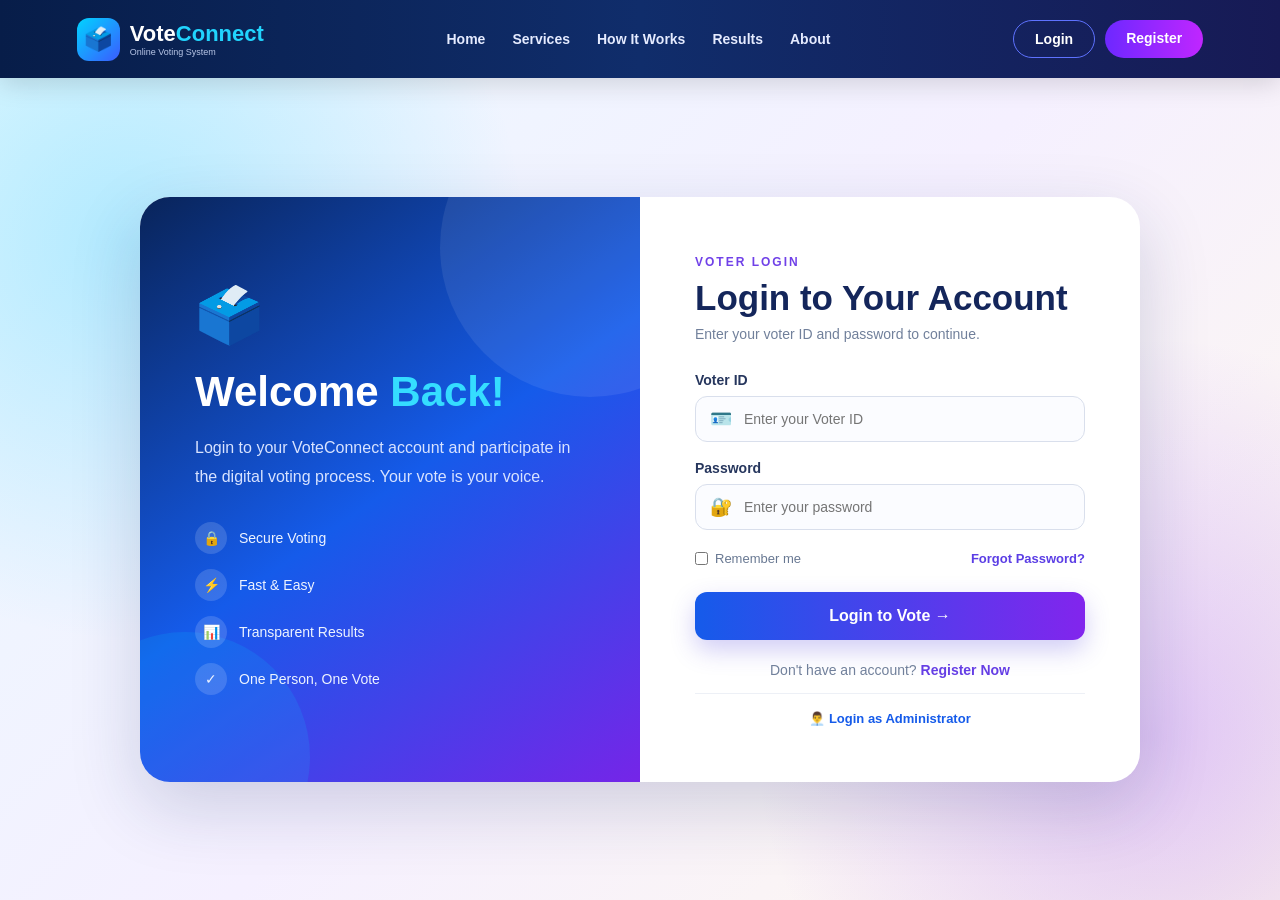
<file: vote.html>
<!DOCTYPE html>
<html lang="en">

<head>

    <meta charset="UTF-8">

    <meta name="viewport"
          content="width=device-width, initial-scale=1.0">

    <title>Cast Vote | VoteConnect</title>

    <link rel="stylesheet" href="style.css">

    <style>

        body {
            margin: 0;
            font-family: Arial, sans-serif;
            background:
                linear-gradient(
                    135deg,
                    #eef7ff,
                    #f7f0ff,
                    #fff8ed
                );
        }

        .vote-page {
            min-height: 100vh;
            padding: 50px 7%;
        }

        .vote-header {
            max-width: 1100px;
            margin: auto auto 25px;
        }

        .vote-header h1 {
            color: #172554;
            margin-bottom: 8px;
        }

        .vote-header p {
            color: #64748b;
        }

        .election-box {
            max-width: 1100px;
            margin: auto auto 30px;
            padding: 30px;
            border-radius: 20px;
            color: white;

            background:
                linear-gradient(
                    100deg,
                    #155bea,
                    #6d28d9,
                    #a21caf
                );

            box-shadow:
                0 15px 35px rgba(80,50,180,0.20);
        }

        .election-box h2 {
            margin: 0 0 8px;
        }

        .security-notice {
            max-width: 1100px;
            margin: 0 auto 25px;
            background: white;
            padding: 18px 22px;
            border-left: 5px solid #22c55e;
            border-radius: 12px;
            color: #475569;
        }

        .candidate-grid {
            max-width: 1100px;
            margin: auto;

            display: grid;
            grid-template-columns:
                repeat(2, 1fr);

            gap: 22px;
        }

        .candidate-card {
            background: white;
            border-radius: 20px;
            padding: 25px;

            border: 2px solid transparent;

            box-shadow:
                0 10px 30px rgba(30,50,100,0.08);

            cursor: pointer;
            transition: 0.3s;
        }

        .candidate-card:hover {
            transform: translateY(-5px);
        }

        .candidate-card.selected {
            border-color: #6d28d9;
            box-shadow:
                0 15px 35px rgba(109,40,217,0.20);
        }

        .candidate-top {
            display: flex;
            align-items: center;
            gap: 18px;
        }

        .candidate-symbol {
            width: 65px;
            height: 65px;

            display: flex;
            align-items: center;
            justify-content: center;

            border-radius: 16px;

            background: #ede9fe;

            font-size: 32px;
        }

        .candidate-card h3 {
            margin: 0 0 6px;
            color: #172554;
        }

        .candidate-card p {
            margin: 3px 0;
            color: #64748b;
        }

        .candidate-card input {
            margin-left: auto;
            width: 20px;
            height: 20px;
        }

        .submit-section {
            max-width: 1100px;
            margin: 30px auto;
            text-align: center;
        }

        .submit-btn {
            border: none;
            padding: 16px 35px;

            border-radius: 30px;

            background:
                linear-gradient(
                    100deg,
                    #155bea,
                    #7c3aed
                );

            color: white;

            font-size: 16px;
            font-weight: bold;

            cursor: pointer;

            box-shadow:
                0 10px 25px rgba(80,50,200,0.20);
        }

        .submit-btn:hover {
            transform: translateY(-2px);
        }

        .already-voted {
            max-width: 700px;
            margin: 60px auto;
            padding: 45px;
            text-align: center;

            background: white;
            border-radius: 25px;

            box-shadow:
                0 15px 40px rgba(30,50,100,0.10);
        }

        .already-voted .icon {
            font-size: 60px;
        }

        .already-voted h2 {
            color: #15803d;
        }

        .already-voted p {
            color: #64748b;
        }

        .back-btn {
            display: inline-block;
            margin-top: 15px;

            text-decoration: none;

            padding: 12px 25px;

            border-radius: 25px;

            background: #ede9fe;
            color: #5b21b6;

            font-weight: bold;
        }

        @media(max-width:700px) {

            .candidate-grid {
                grid-template-columns: 1fr;
            }

            .vote-page {
                padding: 35px 5%;
            }

        }

    </style>

</head>

<body>

<div class="vote-page">

    <div class="vote-header">

        <h1>🗳️ Cast Your Vote</h1>

        <p>
            Select one candidate and submit your vote.
        </p>

    </div>


    <div class="election-box">

        <h2>General Election 2026</h2>

        <p>
            Choose your preferred candidate carefully.
            You can vote only once.
        </p>

    </div>


    <div class="security-notice">

        🔒 <strong>Secure Voting:</strong>
        Your vote will be recorded after submission.
        You cannot change your vote after submitting.

    </div>


    <div id="votingArea">

        <div class="candidate-grid">


            <!-- CANDIDATE 1 -->

            <label class="candidate-card">

                <div class="candidate-top">

                    <div class="candidate-symbol">
                        🌳
                    </div>

                    <div>

                        <h3>
                            Aarav Sharma
                        </h3>

                        <p>
                            People's Progress
                        </p>

                        <p>
                            Symbol: Tree
                        </p>

                    </div>

                    <input
                        type="radio"
                        name="candidate"
                        value="candidate1"
                        data-name="Aarav Sharma">

                </div>

            </label>


            <!-- CANDIDATE 2 -->

            <label class="candidate-card">

                <div class="candidate-top">

                    <div class="candidate-symbol">
                        ⭐
                    </div>

                    <div>

                        <h3>
                            Priya Reddy
                        </h3>

                        <p>
                            United Development
                        </p>

                        <p>
                            Symbol: Star
                        </p>

                    </div>

                    <input
                        type="radio"
                        name="candidate"
                        value="candidate2"
                        data-name="Priya Reddy">

                </div>

            </label>


            <!-- CANDIDATE 3 -->

            <label class="candidate-card">

                <div class="candidate-top">

                    <div class="candidate-symbol">
                        🦁
                    </div>

                    <div>

                        <h3>
                            Rahul Kumar
                        </h3>

                        <p>
                            National Youth Front
                        </p>

                        <p>
                            Symbol: Lion
                        </p>

                    </div>

                    <input
                        type="radio"
                        name="candidate"
                        value="candidate3"
                        data-name="Rahul Kumar">

                </div>

            </label>


            <!-- CANDIDATE 4 -->

            <label class="candidate-card">

                <div class="candidate-top">

                    <div class="candidate-symbol">
                        🌸
                    </div>

                    <div>

                        <h3>
                            Sneha Patel
                        </h3>

                        <p>
                            Progressive Alliance
                        </p>

                        <p>
                            Symbol: Flower
                        </p>

                    </div>

                    <input
                        type="radio"
                        name="candidate"
                        value="candidate4"
                        data-name="Sneha Patel">

                </div>

            </label>

        </div>


        <div class="submit-section">

            <button
                class="submit-btn"
                onclick="submitVote()">

                🗳️ Submit My Vote

            </button>

        </div>

    </div>


    <div
        id="alreadyVoted"
        class="already-voted"
        style="display:none;">

        <div class="icon">
            ✅
        </div>

        <h2>
            Vote Already Submitted
        </h2>

        <p>
            You have already cast your vote for this election.
        </p>

        <a
            href="user-dashboard.html"
            class="back-btn">

            ← Back to Dashboard

        </a>

    </div>

</div>


<script>

    /* ================= CURRENT USER ================= */

    let currentUser =
        JSON.parse(
            localStorage.getItem("currentUser")
        );


    /* ================= LOGIN CHECK ================= */

    if (!currentUser) {

        alert("Please login first.");

        window.location.href =
            "login.html";

    }


    /* ================= CHECK ALREADY VOTED ================= */

    if (
        currentUser &&
        currentUser.hasVoted === true
    ) {

        document.getElementById("votingArea")
            .style.display = "none";

        document.getElementById("alreadyVoted")
            .style.display = "block";

    }


    /* ================= SELECTED CARD ================= */

    const cards =
        document.querySelectorAll(
            ".candidate-card"
        );


    cards.forEach(function(card) {

        const radio =
            card.querySelector(
                "input[type='radio']"
            );

        radio.addEventListener(
            "change",
            function() {

                cards.forEach(
                    function(item) {

                        item.classList.remove(
                            "selected"
                        );

                    }
                );

                card.classList.add(
                    "selected"
                );

            }
        );

    });


    /* ================= SUBMIT VOTE ================= */

    function submitVote() {

        if (!currentUser) {

            alert("Please login first.");

            window.location.href =
                "login.html";

            return;

        }


        /* Prevent second vote */

        if (currentUser.hasVoted === true) {

            alert(
                "You have already voted."
            );

            return;

        }


        /* Get selected candidate */

        const selected =
            document.querySelector(
                "input[name='candidate']:checked"
            );


        if (!selected) {

            alert(
                "Please select a candidate."
            );

            return;

        }


        const candidateId =
            selected.value;

        const candidateName =
            selected.getAttribute(
                "data-name"
            );


        /* Confirmation */

        const confirmVote =
            confirm(
                "Are you sure you want to vote for " +
                candidateName +
                "?"
            );


        if (!confirmVote) {

            return;

        }


        /* ================= VOTE COUNTS ================= */

        let votes =
            JSON.parse(
                localStorage.getItem("votes")
            ) || {

                candidate1: 0,
                candidate2: 0,
                candidate3: 0,
                candidate4: 0

            };


        if (
            typeof votes[candidateId]
            !== "number"
        ) {

            votes[candidateId] = 0;

        }


        votes[candidateId]++;


        localStorage.setItem(
            "votes",
            JSON.stringify(votes)
        );


        /* ================= UPDATE VOTER ================= */

        let voters =
            JSON.parse(
                localStorage.getItem("voters")
            ) || [];


        const voterIndex =
            voters.findIndex(
                function(voter) {

                    return (
                        voter.voterId ===
                        currentUser.voterId
                    );

                }
            );


        if (voterIndex !== -1) {

            voters[voterIndex].hasVoted =
                true;

            voters[voterIndex].votedFor =
                candidateName;

            voters[voterIndex].votedCandidate =
                candidateId;

        }


        localStorage.setItem(
            "voters",
            JSON.stringify(voters)
        );


        /* ================= UPDATE CURRENT USER ================= */

        currentUser.hasVoted = true;

        currentUser.votedFor =
            candidateName;

        currentUser.votedCandidate =
            candidateId;


        localStorage.setItem(
            "currentUser",
            JSON.stringify(currentUser)
        );


        /* ================= VOTE RECORD ================= */

        let voteRecords =
            JSON.parse(
                localStorage.getItem(
                    "voteRecords"
                )
            ) || [];


        const voteRecord = {

            voterId:
                currentUser.voterId,

            voterName:
                currentUser.name,

            candidateId:
                candidateId,

            candidateName:
                candidateName,

            date:
                new Date().toLocaleDateString(),

            time:
                new Date().toLocaleTimeString()

        };


        voteRecords.push(
            voteRecord
        );


        localStorage.setItem(
            "voteRecords",
            JSON.stringify(
                voteRecords
            )
        );


        /* ================= SUCCESS ================= */

        alert(
            "✅ Your vote has been successfully submitted!"
        );


        window.location.href =
            "user-dashboard.html";

    }

</script>

</body>

</html>
</file>
<file: style.css>
* {
    margin: 0;
    padding: 0;
    box-sizing: border-box;
}

html {
    scroll-behavior: smooth;
}

body {
    font-family: "Segoe UI", Arial, sans-serif;
    color: #172554;
    background: #f7f9ff;
}


/* ================= NAVBAR ================= */

.navbar {
    height: 78px;

    background: linear-gradient(
        90deg,
        #071d49,
        #102d6b,
        #171a55
    );

    display: flex;
    align-items: center;
    justify-content: space-between;

    padding: 0 6%;

    position: sticky;
    top: 0;

    z-index: 1000;

    box-shadow: 0 5px 25px rgba(0,0,0,0.15);
}


/* LOGO */

.logo {
    display: flex;
    align-items: center;
    gap: 10px;

    color: white;
}

.logo-box {
    width: 43px;
    height: 43px;

    display: flex;
    align-items: center;
    justify-content: center;

    background: linear-gradient(
        135deg,
        #00d4ff,
        #3b5bff
    );

    border-radius: 12px;

    font-size: 23px;
}

.logo h2 {
    font-size: 22px;
}

.logo h2 span {
    color: #21d4fd;
}

.logo small {
    display: block;
    color: #b9c7e8;
    font-size: 9px;
}


/* NAVIGATION */

nav {
    display: flex;
    gap: 27px;
}

nav a {
    text-decoration: none;
    color: #e5ebff;

    font-size: 14px;
    font-weight: 600;

    padding: 28px 0;

    transition: 0.3s;

    position: relative;
}

nav a:hover,
nav a.active {
    color: #28d9ff;
}

nav a.active::after {
    content: "";

    position: absolute;

    bottom: 18px;
    left: 0;

    width: 100%;
    height: 3px;

    background: #28d9ff;

    border-radius: 10px;
}


/* NAV BUTTONS */

.nav-buttons {
    display: flex;
    gap: 10px;
}

.login-btn,
.register-btn {
    text-decoration: none;

    padding: 10px 21px;

    border-radius: 25px;

    font-size: 14px;
    font-weight: bold;
}

.login-btn {
    color: white;

    border: 1px solid #5e72ff;
}

.register-btn {
    color: white;

    background: linear-gradient(
        90deg,
        #6d28ff,
        #c026ff
    );
}


/* ================= HERO ================= */

.hero {
    min-height: 580px;

    background:
        radial-gradient(
            circle at 80% 30%,
            rgba(52,211,255,0.35),
            transparent 30%
        ),
        linear-gradient(
            135deg,
            #eaf9ff,
            #f2f0ff 50%,
            #fff8ef
        );

    padding: 70px 8%;

    position: relative;

    overflow: hidden;
}

.hero::before {
    content: "";

    position: absolute;

    width: 500px;
    height: 500px;

    background: rgba(116, 72, 255, 0.1);

    border-radius: 50%;

    right: -180px;
    top: -150px;
}


.hero-content {
    max-width: 1250px;

    margin: auto;

    display: flex;

    align-items: center;

    justify-content: space-between;

    gap: 50px;

    position: relative;

    z-index: 2;
}


.hero-left {
    width: 53%;
}


.tag {
    display: inline-block;

    background: #d8fff1;

    color: #008b65;

    padding: 8px 15px;

    border-radius: 20px;

    font-size: 12px;

    font-weight: bold;

    letter-spacing: 1px;

    margin-bottom: 20px;
}


.hero h1 {
    font-size: 62px;

    line-height: 1.05;

    color: #10245b;

    margin-bottom: 25px;

    letter-spacing: -2px;
}


.hero h1 span {
    background: linear-gradient(
        90deg,
        #155bea,
        #7b22ff
    );

    -webkit-background-clip: text;
    -webkit-text-fill-color: transparent;
}


.hero-left > p {
    max-width: 600px;

    color: #53627f;

    font-size: 17px;

    line-height: 1.7;
}


/* HERO BUTTONS */

.hero-buttons {
    display: flex;

    gap: 15px;

    margin-top: 30px;
}


.primary-btn,
.outline-btn {
    text-decoration: none;

    padding: 15px 25px;

    border-radius: 30px;

    font-weight: bold;

    transition: 0.3s;
}


.primary-btn {
    color: white;

    background: linear-gradient(
        90deg,
        #155bea,
        #8b1dff
    );

    box-shadow:
        0 10px 25px rgba(80,50,220,0.3);
}


.outline-btn {
    color: #162c62;

    border: 2px solid #8b5cf6;

    background: white;
}


.primary-btn:hover,
.outline-btn:hover {
    transform: translateY(-4px);
}


/* HERO USERS */

.hero-users {
    display: flex;

    align-items: center;

    gap: 12px;

    margin-top: 30px;
}

.user-circles {
    font-size: 23px;

    background: white;

    padding: 7px 12px;

    border-radius: 30px;

    box-shadow: 0 5px 20px rgba(0,0,0,0.1);
}

.hero-users strong {
    display: block;

    color: #172554;

    font-size: 13px;
}

.hero-users small {
    color: #73809b;
}


/* ================= HERO VOTE ILLUSTRATION ================= */

.hero-right {
    width: 45%;

    display: flex;

    justify-content: center;

    align-items: center;
}


.hero-circle {
    width: 470px;
    height: 420px;

    background:
        linear-gradient(
            135deg,
            #dff8ff,
            #e8e0ff
        );

    border-radius: 50%;

    position: relative;

    display: flex;

    justify-content: center;

    align-items: center;

    box-shadow:
        inset 0 0 50px rgba(255,255,255,0.8);
}


/* INDIA COLORS */

.flag-design {
    position: absolute;

    top: 55px;

    font-size: 50px;

    letter-spacing: -15px;

    transform: rotate(-8deg);
}


/* BALLOT BOX */

.ballot-box {
    position: relative;

    margin-top: 70px;
}

.ballot-top {
    width: 230px;
    height: 35px;

    background: #0759d9;

    border-radius: 10px 10px 5px 5px;

    transform: perspective(100px)
               rotateX(10deg);
}


.ballot-body {
    width: 220px;
    height: 170px;

    background:
        linear-gradient(
            135deg,
            #1766e8,
            #1548b9
        );

    border-radius: 5px 5px 18px 18px;

    display: flex;

    flex-direction: column;

    align-items: center;

    justify-content: center;

    color: white;

    box-shadow:
        0 25px 30px rgba(20,70,170,0.3);
}


.ballot-paper {
    width: 60px;
    height: 70px;

    background: white;

    color: #1160df;

    font-size: 45px;

    display: flex;

    justify-content: center;

    align-items: center;

    margin-top: -45px;

    margin-bottom: 12px;

    border-radius: 5px;

    box-shadow: 0 5px 10px rgba(0,0,0,0.15);
}


.ballot-body h2 {
    letter-spacing: 4px;
}


/* FLOATING CARDS */

.floating-card {
    position: absolute;

    background: white;

    padding: 12px 17px;

    border-radius: 12px;

    font-weight: bold;

    font-size: 13px;

    box-shadow:
        0 10px 30px rgba(0,0,0,0.12);

    animation: float 3s ease-in-out infinite;
}


.card-one {
    left: 5px;
    top: 120px;

    color: #087c58;
}


.card-two {
    right: 0;
    bottom: 70px;

    color: #145be2;
}


@keyframes float {

    0% {
        transform: translateY(0);
    }

    50% {
        transform: translateY(-10px);
    }

    100% {
        transform: translateY(0);
    }

}


/* ================= FEATURES ================= */

.features {
    max-width: 1150px;

    margin: -35px auto 0;

    position: relative;

    z-index: 10;

    background: white;

    border-radius: 18px;

    box-shadow:
        0 15px 45px rgba(30,50,100,0.12);

    display: grid;

    grid-template-columns:
        repeat(4,1fr);

    padding: 25px;
}


.feature-card {
    display: flex;

    align-items: center;

    gap: 15px;

    padding: 10px 20px;

    border-right: 1px solid #e5e9f3;
}

.feature-card:last-child {
    border-right: none;
}


.feature-icon {
    width: 55px;
    height: 55px;

    border-radius: 50%;

    display: flex;

    align-items: center;

    justify-content: center;

    font-size: 25px;

    flex-shrink: 0;
}


.feature-icon.green {
    background: #dcfce7;
}

.feature-icon.purple {
    background: #ede9fe;
}

.feature-icon.blue {
    background: #dbeafe;
}

.feature-icon.orange {
    background: #ffedd5;
}


.feature-card h3 {
    font-size: 15px;

    color: #172554;
}

.feature-card p {
    color: #73809b;

    font-size: 12px;

    margin-top: 5px;
}


/* ================= SECTIONS ================= */

.section {
    padding: 100px 7%;
}


.section-heading {
    text-align: center;

    margin-bottom: 55px;
}


.mini-title {
    color: #7544ed;

    font-weight: bold;

    font-size: 12px;

    letter-spacing: 2px;

    margin-bottom: 12px;
}


.section-heading h2 {
    color: #14265b;

    font-size: 40px;
}


.section-heading h2 span {
    background: linear-gradient(
        90deg,
        #155bea,
        #8b20ff
    );

    -webkit-background-clip: text;

    -webkit-text-fill-color: transparent;
}


.section-heading p {
    color: #71809b;

    margin-top: 15px;
}


/* ================= SERVICES ================= */

.service-grid {
    max-width: 1200px;

    margin: auto;

    display: grid;

    grid-template-columns:
        repeat(4,1fr);

    gap: 25px;
}


.service-card {
    padding: 30px;

    border-radius: 18px;

    border: 1px solid transparent;

    transition: 0.3s;

    min-height: 290px;
}


.service-card:hover {
    transform: translateY(-10px);

    box-shadow:
        0 20px 40px rgba(0,0,0,0.1);
}


.green-card {
    background: #effdf6;
    border-color: #b8efd6;
}


.blue-card {
    background: #eff8ff;
    border-color: #c3e5ff;
}


.purple-card {
    background: #f6f1ff;
    border-color: #ddcaff;
}


.orange-card {
    background: #fff7ed;
    border-color: #ffddb8;
}


.service-icon {
    width: 65px;
    height: 65px;

    display: flex;

    align-items: center;

    justify-content: center;

    border-radius: 16px;

    background: white;

    font-size: 30px;

    margin-bottom: 22px;

    box-shadow: 0 5px 15px rgba(0,0,0,0.08);
}


.service-card h3 {
    color: #172554;

    margin-bottom: 12px;
}


.service-card p {
    color: #64748b;

    font-size: 14px;

    line-height: 1.7;

    margin-bottom: 20px;
}


.service-card a {
    text-decoration: none;

    font-weight: bold;

    color: #155bea;
}


/* ================= ELECTION BANNER ================= */

.election-banner {
    max-width: 1200px;

    margin: 0 auto 30px;

    padding: 30px 40px;

    border-radius: 20px;

    background:
        linear-gradient(
            100deg,
            #4f20e9,
            #8b24ff,
            #09a8ee
        );

    color: white;

    display: flex;

    align-items: center;

    gap: 20px;

    box-shadow:
        0 15px 35px rgba(88,40,200,0.25);
}


.banner-icon {
    font-size: 42px;
}


.banner-text {
    flex: 1;
}


.banner-text small {
    color: #d9caff;

    font-weight: bold;

    letter-spacing: 1px;
}


.banner-text h2 {
    font-size: 27px;

    margin: 5px 0;
}


.banner-text p {
    color: #e4ddff;
}


.election-banner a {
    text-decoration: none;

    background: white;

    color: #5421ce;

    padding: 13px 22px;

    border-radius: 25px;

    font-weight: bold;
}


/* ================= HOW IT WORKS ================= */

.how-section {
    background:
        linear-gradient(
            180deg,
            #f8f9ff,
            #edf7ff
        );
}


.steps {
    max-width: 1200px;

    margin: auto;

    display: flex;

    align-items: center;

    justify-content: center;

    gap: 12px;
}


.step {
    width: 230px;

    background: white;

    padding: 25px 20px;

    border-radius: 18px;

    text-align: center;

    position: relative;

    box-shadow:
        0 10px 30px rgba(30,60,120,0.08);

    transition: 0.3s;
}


.step:hover {
    transform: translateY(-8px);
}


.step-number {
    position: absolute;

    top: 12px;

    left: 15px;

    width: 35px;

    height: 35px;

    border-radius: 50%;

    display: flex;

    align-items: center;

    justify-content: center;

    color: white;

    font-size: 12px;

    font-weight: bold;

    background: linear-gradient(
        135deg,
        #155bea,
        #8b20ff
    );
}


.step-icon {
    font-size: 42px;

    margin: 15px 0;
}


.step h3 {
    color: #172554;

    margin-bottom: 8px;
}


.step p {
    color: #71809b;

    font-size: 13px;
}


.arrow {
    font-size: 30px;

    color: #7747e9;
}


/* ================= GUIDELINES ================= */

.guidelines {
    max-width: 1200px;

    margin: 70px auto;

    padding: 60px;

    border-radius: 25px;

    background:
        linear-gradient(
            120deg,
            #e9fff5,
            #f0ebff
        );

    display: flex;

    align-items: center;

    justify-content: space-between;

    gap: 50px;
}


.guideline-left {
    width: 60%;
}


.guideline-left h2 {
    font-size: 40px;

    color: #14265b;

    margin: 12px 0;
}


.guideline-left h2 span {
    color: #7142ed;
}


.guideline-left > p {
    color: #687892;

    margin-bottom: 25px;
}


.guideline-list {
    display: grid;

    gap: 12px;
}


.guideline-list div {
    color: #40506d;

    background: white;

    padding: 12px 15px;

    border-radius: 10px;

    box-shadow: 0 5px 15px rgba(0,0,0,0.04);
}


.guideline-list span {
    color: #00a76f;

    font-weight: bold;

    margin-right: 8px;
}


.vote-message {
    width: 280px;

    padding: 35px;

    background: white;

    text-align: center;

    border-radius: 22px;

    box-shadow:
        0 15px 40px rgba(50,60,120,0.12);
}


.big-icon {
    font-size: 60px;
}


.vote-message h3 {
    color: #172554;

    margin-top: 10px;
}


.vote-message h1 {
    color: #7142ed;

    font-size: 35px;

    margin: 5px 0;
}


.vote-message p {
    color: #71809b;
}


/* ================= ABOUT ================= */

.about-section {
    max-width: 1200px;

    margin: auto;

    padding: 80px 7%;

    display: flex;

    align-items: center;

    gap: 70px;
}


.about-image {
    width: 45%;

    display: flex;

    justify-content: center;
}


.about-circle {
    width: 300px;
    height: 300px;

    display: flex;

    align-items: center;

    justify-content: center;

    border-radius: 50%;

    font-size: 100px;

    background:
        linear-gradient(
            135deg,
            #dff8ff,
            #e8dcff
        );

    box-shadow:
        0 20px 50px rgba(80,70,180,0.15);
}


.about-text {
    flex: 1;
}


.about-text h2 {
    color: #14265b;

    font-size: 40px;

    margin: 10px 0 20px;
}


.about-text h2 span {
    color: #7142ed;
}


.about-text > p {
    color: #687892;

    line-height: 1.8;

    margin-bottom: 12px;
}


.modules {
    display: flex;

    gap: 15px;

    margin-top: 25px;
}


.modules div {
    padding: 13px 18px;

    background: white;

    border-radius: 12px;

    box-shadow: 0 8px 20px rgba(0,0,0,0.08);

    color: #172554;
}


/* ================= ADMIN BANNER ================= */

.admin-banner {
    margin: 40px 7%;

    padding: 45px 55px;

    border-radius: 25px;

    color: white;

    background:
        linear-gradient(
            100deg,
            #071d49,
            #243ea4,
            #7028d8
        );

    display: flex;

    align-items: center;

    justify-content: space-between;
}


.admin-banner small {
    color: #71e7ff;

    font-weight: bold;

    letter-spacing: 2px;
}


.admin-banner h2 {
    font-size: 30px;

    margin: 8px 0;
}


.admin-banner p {
    color: #cdd8ff;
}


.admin-banner a {
    text-decoration: none;

    color: #172554;

    background: white;

    padding: 14px 24px;

    border-radius: 25px;

    font-weight: bold;
}


/* ================= FOOTER ================= */

footer {
    background:
        linear-gradient(
            120deg,
            #061638,
            #0b2050
        );

    color: white;

    padding: 60px 7% 20px;

    margin-top: 60px;
}


.footer-grid {
    max-width: 1200px;

    margin: auto;

    display: grid;

    grid-template-columns:
        2fr 1fr 1fr 1.5fr;

    gap: 50px;
}


.footer-logo {
    font-size: 24px;

    font-weight: bold;

    margin-bottom: 15px;
}


.footer-logo span {
    color: #20d7ff;
}


.footer-brand p {
    color: #9eafd2;

    line-height: 1.7;

    max-width: 320px;
}


.footer-grid h3 {
    color: #21d7ff;

    margin-bottom: 18px;
}


.footer-grid a {
    display: block;

    text-decoration: none;

    color: #aebbd5;

    margin: 10px 0;

    transition: 0.3s;
}


.footer-grid a:hover {
    color: white;

    transform: translateX(4px);
}


.footer-grid p {
    color: #aebbd5;

    margin: 10px 0;

    font-size: 14px;
}


.footer-bottom {
    max-width: 1200px;

    margin: 40px auto 0;

    padding-top: 20px;

    border-top: 1px solid #26385f;

    display: flex;

    justify-content: space-between;

    color: #8495bb;

    font-size: 13px;
}


/* ================= RESPONSIVE ================= */

@media(max-width:1100px) {

    nav {
        gap: 15px;
    }

    .hero h1 {
        font-size: 48px;
    }

    .features {
        grid-template-columns: repeat(2,1fr);
    }

    .service-grid {
        grid-template-columns: repeat(2,1fr);
    }

}


@media(max-width:800px) {

    .navbar {
        height: auto;

        padding: 15px 5%;

        flex-wrap: wrap;

        gap: 15px;
    }

    nav {
        order: 3;

        width: 100%;

        justify-content: center;

        flex-wrap: wrap;
    }

    nav a {
        padding: 8px;
    }

    nav a.active::after {
        bottom: 0;
    }


    .hero-content {
        flex-direction: column;

        text-align: center;
    }

    .hero-left,
    .hero-right {
        width: 100%;
    }

    .hero h1 {
        font-size: 45px;
    }

    .hero-buttons {
        justify-content: center;
    }


    .hero-users {
        justify-content: center;
    }


    .hero-circle {
        width: 350px;
        height: 350px;
    }


    .features {
        margin: 20px;

        grid-template-columns: 1fr;

        gap: 10px;
    }

    .feature-card {
        border-right: none;

        border-bottom: 1px solid #eee;

        padding: 15px;
    }


    .service-grid {
        grid-template-columns: 1fr;
    }


    .steps {
        flex-direction: column;
    }

    .arrow {
        transform: rotate(90deg);
    }


    .guidelines {
        margin: 30px 5%;

        flex-direction: column;

        padding: 35px 25px;
    }

    .guideline-left {
        width: 100%;
    }


    .about-section {
        flex-direction: column;

        text-align: center;
    }

    .about-image {
        width: 100%;
    }


    .modules {
        justify-content: center;

        flex-wrap: wrap;
    }


    .election-banner,
    .admin-banner {
        margin: 25px 5%;

        flex-direction: column;

        text-align: center;
    }


    .footer-grid {
        grid-template-columns: 1fr 1fr;
    }

}


@media(max-width:500px) {

    .logo {
        width: 100%;

        justify-content: center;
    }

    .nav-buttons {
        width: 100%;

        justify-content: center;
    }


    .hero {
        padding: 50px 5%;
    }


    .hero h1 {
        font-size: 38px;
    }


    .hero-buttons {
        flex-direction: column;
    }


    .hero-circle {
        width: 290px;
        height: 290px;
    }


    .ballot-top {
        width: 180px;
    }

    .ballot-body {
        width: 170px;
    }


    .floating-card {
        font-size: 11px;
    }


    .section-heading h2,
    .guideline-left h2,
    .about-text h2 {
        font-size: 30px;
    }


    .footer-grid {
        grid-template-columns: 1fr;

        text-align: center;
    }


    .footer-brand p {
        margin: auto;
    }


    .footer-bottom {
        flex-direction: column;

        text-align: center;

        gap: 10px;
    }

}
</file>
